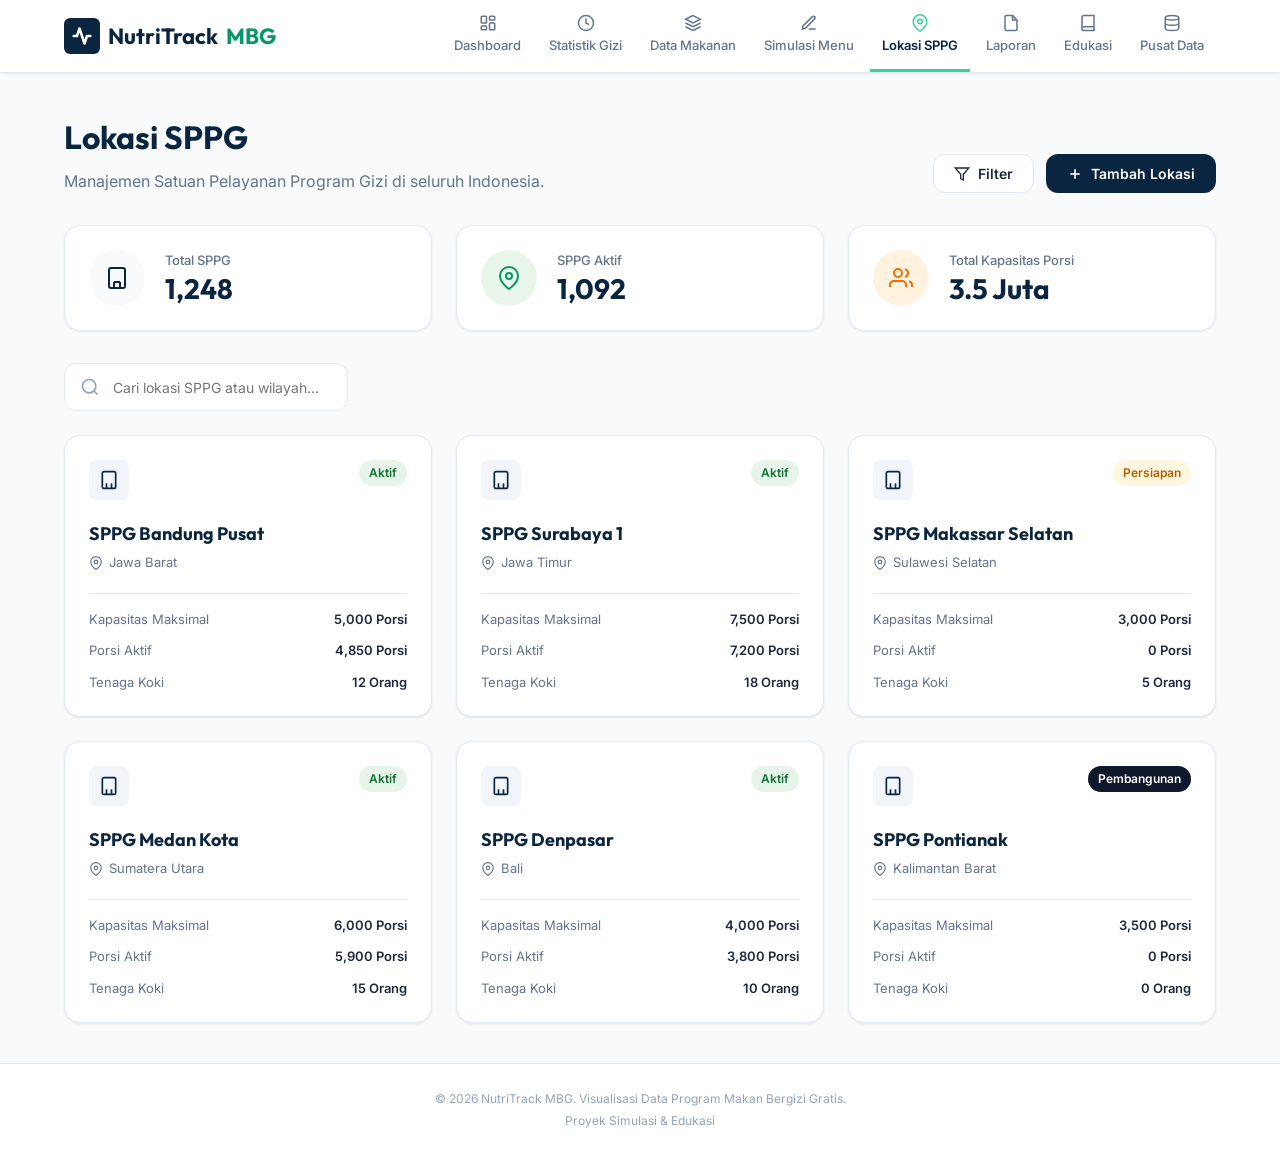
<file: izza/index.html>
<!DOCTYPE html>
<html lang="id">
<head>
  <meta charset="UTF-8">
  <meta name="viewport" content="width=device-width, initial-scale=1.0">
  <title>NutriTrack MBG - Visualisasi Data Program Makan Bergizi Gratis</title>
  <link rel="stylesheet" href="style.css">
</head>
<body>

  <!-- App Header -->
  <header class="app-header">
    <div class="header-container">
      <div class="logo-section">
        <div class="logo-icon">
          <!-- Heartbeat / Wave SVG -->
          <svg width="20" height="20" viewBox="0 0 24 24" fill="none" stroke="currentColor" stroke-width="3" stroke-linecap="round" stroke-linejoin="round">
            <path d="M22 12h-4l-3 9L9 3l-3 9H2"/>
          </svg>
        </div>
        NutriTrack<span>MBG</span>
      </div>

      <!-- Navigation Bar -->
      <nav class="nav-menu">
        <div class="nav-item" data-tab="dashboard">
          <svg viewBox="0 0 24 24" fill="none" stroke="currentColor"><rect x="3" y="3" width="7" height="9" rx="1"/><rect x="14" y="3" width="7" height="5" rx="1"/><rect x="14" y="12" width="7" height="9" rx="1"/><rect x="3" y="16" width="7" height="5" rx="1"/></svg>
          Dashboard
        </div>
        <div class="nav-item" data-tab="statistik">
          <svg viewBox="0 0 24 24" fill="none" stroke="currentColor"><circle cx="12" cy="12" r="10"/><polyline points="12 6 12 12 16 14"/></svg>
          Statistik Gizi
        </div>
        <div class="nav-item" data-tab="makanan">
          <svg viewBox="0 0 24 24" fill="none" stroke="currentColor"><path d="M12 2L2 7l10 5 10-5-10-5zM2 17l10 5 10-5M2 12l10 5 10-5"/></svg>
          Data Makanan
        </div>
        <div class="nav-item" data-tab="simulasi">
          <svg viewBox="0 0 24 24" fill="none" stroke="currentColor"><path d="M12 20h9M16.5 3.5a2.121 2.121 0 0 1 3 3L7 19l-4 1 1-4L16.5 3.5z"/></svg>
          Simulasi Menu
        </div>
        <div class="nav-item active" data-tab="lokasi">
          <svg viewBox="0 0 24 24" fill="none" stroke="currentColor"><path d="M21 10c0 7-9 13-9 13s-9-6-9-13a9 9 0 0 1 18 0z"/><circle cx="12" cy="10" r="3"/></svg>
          Lokasi SPPG
        </div>
        <div class="nav-item" data-tab="laporan">
          <svg viewBox="0 0 24 24" fill="none" stroke="currentColor"><path d="M14 2H6a2 2 0 0 0-2 2v16a2 2 0 0 0 2 2h12a2 2 0 0 0 2-2V8z"/><polyline points="14 2 14 8 20 8"/></svg>
          Laporan
        </div>
        <div class="nav-item" data-tab="edukasi">
          <svg viewBox="0 0 24 24" fill="none" stroke="currentColor"><path d="M4 19.5A2.5 2.5 0 0 1 6.5 17H20M4 4.5A2.5 2.5 0 0 1 6.5 2H20v20H6.5a2.5 2.5 0 0 1-2.5-2.5v-15z"/></svg>
          Edukasi
        </div>
        <div class="nav-item" data-tab="pusatdata">
          <svg viewBox="0 0 24 24" fill="none" stroke="currentColor"><ellipse cx="12" cy="5" rx="9" ry="3"/><path d="M3 5v14c0 1.66 4 3 9 3s9-1.34 9-3V5"/><path d="M3 12c0 1.66 4 3 9 3s9-1.34 9-3"/></svg>
          Pusat Data
        </div>

      </nav>
    </div>
  </header>

  <!-- Main Content Wrapper -->
  <main class="app-main" id="main-container">

    <!-- ============================================ -->
    <!-- VIEW 1: LOKASI SPPG (Default View) -->
    <!-- ============================================ -->
    <div id="view-lokasi" class="view-panel">
      <div class="page-header">
        <div class="page-title-group">
          <h1 class="page-title">Lokasi SPPG</h1>
          <p class="page-subtitle">Manajemen Satuan Pelayanan Program Gizi di seluruh Indonesia.</p>
        </div>
        <div class="page-actions">
          <button class="btn btn-secondary" id="btn-filter-sppg">
            <svg width="16" height="16" viewBox="0 0 24 24" fill="none" stroke="currentColor" stroke-width="2"><polygon points="22 3 2 3 10 12.46 10 19 14 21 14 12.46 22 3"/></svg>
            Filter
          </button>
          <button class="btn btn-primary" id="btn-tambah-lokasi">
            <svg width="16" height="16" viewBox="0 0 24 24" fill="none" stroke="currentColor" stroke-width="2.5"><line x1="12" y1="5" x2="12" y2="19"/><line x1="5" y1="12" x2="19" y2="12"/></svg>
            Tambah Lokasi
          </button>
        </div>
      </div>

      <!-- Summary Stats Row -->
      <div class="summary-grid">
        <div class="summary-card">
          <div class="card-icon-wrapper">
            <!-- Building Icon -->
            <svg viewBox="0 0 24 24" fill="none" stroke="currentColor" stroke-width="2"><rect x="4" y="2" width="16" height="20" rx="2" ry="2"/><line x1="9" y1="22" x2="9" y2="16"/><line x1="15" y1="22" x2="15" y2="16"/><line x1="9" y1="16" x2="15" y2="16"/><path d="M8 6h.01M16 6h.01M8 10h.01M16 10h.01M12 6h.01M12 10h.01"/></svg>
          </div>
          <div class="card-details">
            <span class="card-label">Total SPPG</span>
            <span class="card-value" id="stat-total-sppg">1,248</span>
          </div>
        </div>
        <div class="summary-card">
          <div class="card-icon-wrapper green">
            <!-- Active Location -->
            <svg viewBox="0 0 24 24" fill="none" stroke="currentColor" stroke-width="2"><path d="M21 10c0 7-9 13-9 13s-9-6-9-13a9 9 0 0 1 18 0z"/><circle cx="12" cy="10" r="3"/></svg>
          </div>
          <div class="card-details">
            <span class="card-label">SPPG Aktif</span>
            <span class="card-value" id="stat-aktif-sppg">1,092</span>
          </div>
        </div>
        <div class="summary-card">
          <div class="card-icon-wrapper orange">
            <!-- Capacity / Hand holding heart or bowl -->
            <svg viewBox="0 0 24 24" fill="none" stroke="currentColor" stroke-width="2"><path d="M17 21v-2a4 4 0 0 0-4-4H5a4 4 0 0 0-4 4v2"/><circle cx="9" cy="7" r="4"/><path d="M23 21v-2a4 4 0 0 0-3-3.87"/><path d="M16 3.13a4 4 0 0 1 0 7.75"/></svg>
          </div>
          <div class="card-details">
            <span class="card-label">Total Kapasitas Porsi</span>
            <span class="card-value" id="stat-kapasitas-sppg">3.5 Juta</span>
          </div>
        </div>
      </div>

      <!-- Search Field -->
      <div class="filter-bar">
        <div class="search-wrapper">
          <svg class="search-icon" viewBox="0 0 24 24" fill="none" stroke="currentColor" stroke-width="2"><circle cx="11" cy="11" r="8"/><line x1="21" y1="21" x2="16.65" y2="16.65"/></svg>
          <input type="text" class="search-input" id="search-sppg" placeholder="Cari lokasi SPPG atau wilayah...">
        </div>
      </div>

      <!-- SPPG Cards Grid -->
      <div class="card-grid" id="sppg-grid-container">
        <!-- Rendered dynamically by app.js -->
      </div>
    </div>


    <!-- ============================================ -->
    <!-- VIEW 2: PUSAT LAPORAN -->
    <!-- ============================================ -->
    <div id="view-laporan" class="view-panel" style="display: none;">
      <div class="page-header">
        <div class="page-title-group">
          <h1 class="page-title">Pusat Laporan</h1>
          <p class="page-subtitle">Unduh dan tinjau laporan operasional, gizi, serta evaluasi program.</p>
        </div>
        <div class="page-actions">
          <!-- Dropdown Filter for Category -->
          <button class="btn btn-secondary" id="btn-filter-laporan">
            <svg width="16" height="16" viewBox="0 0 24 24" fill="none" stroke="currentColor" stroke-width="2"><polygon points="22 3 2 3 10 12.46 10 19 14 21 14 12.46 22 3"/></svg>
            Filter
          </button>
          <button class="btn btn-secondary" id="btn-periode-laporan">
            <svg width="16" height="16" viewBox="0 0 24 24" fill="none" stroke="currentColor" stroke-width="2"><rect x="3" y="4" width="18" height="18" rx="2" ry="2"/><line x1="16" y1="2" x2="16" y2="6"/><line x1="8" y1="2" x2="8" y2="6"/><line x1="3" y1="10" x2="21" y2="10"/></svg>
            Periode
          </button>
        </div>
      </div>

      <!-- Report Table Area -->
      <div class="table-container">
        <table class="data-table">
          <thead>
            <tr>
              <th>Judul Dokumen Laporan</th>
              <th>Kategori</th>
              <th>Tanggal Rilis</th>
              <th>Ukuran</th>
              <th>Aksi</th>
            </tr>
          </thead>
          <tbody id="laporan-table-body">
            <!-- Rendered dynamically by app.js -->
          </tbody>
        </table>
      </div>
    </div>


    <!-- ============================================ -->
    <!-- VIEW 3: MODUL EDUKASI & SOP -->
    <!-- ============================================ -->
    <div id="view-edukasi" class="view-panel" style="display: none;">
      <!-- Dark Blue Hero Banner -->
      <div class="edu-banner">
        <div class="edu-banner-text">
          <span class="edu-banner-badge">Pusat Pengetahuan</span>
          <h2 class="edu-banner-title">Modul Edukasi & SOP</h2>
          <p class="edu-banner-desc">Tingkatkan pemahaman Anda tentang standar gizi, kebersihan, dan manajemen operasional program MBG melalui berbagai artikel dan video panduan kami.</p>
        </div>
        <div class="edu-banner-icon">
          <!-- Open Book Icon -->
          <svg viewBox="0 0 24 24" fill="none" stroke="currentColor" stroke-width="1.5"><path d="M4 19.5A2.5 2.5 0 0 1 6.5 17H20M4 4.5A2.5 2.5 0 0 1 6.5 2H20v20H6.5a2.5 2.5 0 0 1-2.5-2.5v-15z"/></svg>
        </div>
      </div>

      <!-- Categories Filter Tabs -->
      <div class="edu-tabs">
        <div class="edu-tab active" data-category="Semua">Semua Modul</div>
        <div class="edu-tab" data-category="Gizi">Panduan Gizi</div>
        <div class="edu-tab" data-category="Operasional">Operasional SPPG</div>
        <div class="edu-tab" data-category="Keamanan">Keamanan Pangan</div>
        <div class="edu-tab" data-category="Video">Video Edukasi</div>
      </div>

      <!-- Edu Cards Grid -->
      <div class="edu-grid" id="edukasi-grid-container">
        <!-- Rendered dynamically by app.js -->
      </div>
    </div>


    <!-- ============================================ -->
    <!-- VIEW 4: PUSAT DATA MASUK -->
    <!-- ============================================ -->
    <div id="view-pusatdata" class="view-panel" style="display: none;">
      <div class="page-header">
        <div class="page-title-group">
          <h1 class="page-title">Pusat Data MASUK</h1>
          <p class="page-subtitle">Area penampungan data mentah sebelum divalidasi dan diimpor ke sistem utama.</p>
        </div>
        <div class="page-actions">
          <button class="btn btn-secondary" id="btn-input-link">
            <svg width="16" height="16" viewBox="0 0 24 24" fill="none" stroke="currentColor" stroke-width="2"><path d="M10 13a5 5 0 0 0 7.54.54l3-3a5 5 0 0 0-7.07-7.07l-1.72 1.71"/><path d="M14 11a5 5 0 0 0-7.54-.54l-3 3a5 5 0 0 0 7.07 7.07l1.71-1.71"/></svg>
            Input Link
          </button>
          <button class="btn btn-green" id="btn-upload-dataset">
            <svg width="16" height="16" viewBox="0 0 24 24" fill="none" stroke="currentColor" stroke-width="2.5"><path d="M21 15v4a2 2 0 0 1-2 2H5a2 2 0 0 1-2-2v-4"/><polyline points="17 8 12 3 7 8"/><line x1="12" y1="3" x2="12" y2="15"/></svg>
            Upload Dataset
          </button>
        </div>
      </div>

      <!-- Summary Stats Row -->
      <div class="pd-summary-grid">
        <!-- Total Masuk: document icon, grey -->
        <div class="pd-summary-card">
          <div class="pd-stat-icon" style="color: #64748b;">
            <svg width="32" height="32" viewBox="0 0 24 24" fill="none" stroke="currentColor" stroke-width="1.8"><path d="M14 2H6a2 2 0 0 0-2 2v16a2 2 0 0 0 2 2h12a2 2 0 0 0 2-2V8z"/><polyline points="14 2 14 8 20 8"/><line x1="16" y1="13" x2="8" y2="13"/><line x1="16" y1="17" x2="8" y2="17"/></svg>
          </div>
          <span class="card-value" id="pd-stat-total">128</span>
          <span class="card-label">Total Masuk</span>
        </div>
        <!-- Menunggu: clock circle, yellow border -->
        <div class="pd-summary-card">
          <div class="pd-stat-icon" style="color: #f59e0b;">
            <svg width="32" height="32" viewBox="0 0 24 24" fill="none" stroke="currentColor" stroke-width="1.8"><circle cx="12" cy="12" r="10"/><polyline points="12 6 12 12 16 14"/></svg>
          </div>
          <span class="card-value" id="pd-stat-menunggu">12</span>
          <span class="card-label">Menunggu</span>
        </div>
        <!-- Data Valid: check circle, green -->
        <div class="pd-summary-card">
          <div class="pd-stat-icon" style="color: #16a34a;">
            <svg width="32" height="32" viewBox="0 0 24 24" fill="none" stroke="currentColor" stroke-width="1.8"><circle cx="12" cy="12" r="10"/><polyline points="9 12 11 14 15 10"/></svg>
          </div>
          <span class="card-value" id="pd-stat-valid">94</span>
          <span class="card-label">Data Valid</span>
        </div>
        <!-- Perlu Perbaikan: alert circle, orange -->
        <div class="pd-summary-card">
          <div class="pd-stat-icon" style="color: #f97316;">
            <svg width="32" height="32" viewBox="0 0 24 24" fill="none" stroke="currentColor" stroke-width="1.8"><circle cx="12" cy="12" r="10"/><line x1="12" y1="8" x2="12" y2="12"/><line x1="12" y1="16" x2="12.01" y2="16"/></svg>
          </div>
          <span class="card-value" id="pd-stat-perbaikan">18</span>
          <span class="card-label">Perlu Perbaikan</span>
        </div>
        <!-- Ditolak: alert circle, red -->
        <div class="pd-summary-card">
          <div class="pd-stat-icon" style="color: #ef4444;">
            <svg width="32" height="32" viewBox="0 0 24 24" fill="none" stroke="currentColor" stroke-width="1.8"><circle cx="12" cy="12" r="10"/><line x1="12" y1="8" x2="12" y2="12"/><line x1="12" y1="16" x2="12.01" y2="16"/></svg>
          </div>
          <span class="card-value" id="pd-stat-ditolak">4</span>
          <span class="card-label">Ditolak</span>
        </div>
      </div>

      <!-- Dataset Queue Section -->
      <div style="background-color: var(--bg-card); border: 1px solid var(--border-color); border-radius: var(--radius-lg); padding: 24px; box-shadow: var(--shadow-sm);">
        <h3 style="font-family: var(--font-heading); font-size: 18px; font-weight: 700; color: var(--primary); margin-bottom: 4px;">Antrean Dataset Masuk</h3>
        <p style="font-size: 13px; color: var(--text-muted); margin-bottom: 24px;">Daftar dataset yang baru diunggah dan status validasinya.</p>
        
        <div class="table-container" style="border: none; box-shadow: none; margin-bottom: 0;">
          <table class="data-table">
            <thead>
              <tr>
                <th>Nama Dataset</th>
                <th>Jenis</th>
                <th>Pengirim</th>
                <th>Tanggal</th>
                <th>Status</th>
                <th>Aksi</th>
              </tr>
            </thead>
            <tbody id="pusatdata-table-body">
              <!-- Rendered dynamically by app.js -->
            </tbody>
          </table>
        </div>
      </div>
    </div>


    <!-- ============================================ -->
    <!-- VIEW 5: OTHER VIEWS PLACEHOLDERS -->
    <!-- ============================================ -->
    <div id="view-dashboard" class="view-panel" style="display: none;">
      <div class="page-header">
        <div class="page-title-group">
          <h1 class="page-title">Dashboard</h1>
          <p class="page-subtitle">Selamat datang di Sistem Visualisasi & Pemantauan Program Nutrisi MBG.</p>
        </div>
      </div>
      
      <div class="dash-grid">
        <div class="dash-chart-card">
          <h3 class="dash-chart-title">Realisasi Distribusi Porsi Makanan (Mei 2026)</h3>
          <div class="bar-chart-mock">
            <div class="chart-bar-group">
              <div class="chart-bar" style="height: 120px;" data-val="120K Porsi"></div>
              <span class="chart-label">Minggu 1</span>
            </div>
            <div class="chart-bar-group">
              <div class="chart-bar" style="height: 150px;" data-val="150K Porsi"></div>
              <span class="chart-label">Minggu 2</span>
            </div>
            <div class="chart-bar-group">
              <div class="chart-bar" style="height: 190px;" data-val="190K Porsi"></div>
              <span class="chart-label">Minggu 3</span>
            </div>
            <div class="chart-bar-group">
              <div class="chart-bar green-bar" style="height: 210px;" data-val="210K Porsi"></div>
              <span class="chart-label">Minggu 4</span>
            </div>
          </div>
          <p style="font-size: 12px; color: var(--text-light); text-align: center;">* Arahkan kursor untuk melihat nilai spesifik mingguan</p>
        </div>
        
        <div style="display: flex; flex-direction: column; gap: 24px;">
          <div class="summary-card" style="margin: 0; width: 100%;">
            <div class="card-icon-wrapper green">
              <svg viewBox="0 0 24 24" fill="none" stroke="currentColor" stroke-width="2"><path d="M12 2L2 7l10 5 10-5-10-5zM2 17l10 5 10-5M2 12l10 5 10-5"/></svg>
            </div>
            <div class="card-details">
              <span class="card-label">Sediaan Porsi Hari Ini</span>
              <span class="card-value">45,280</span>
            </div>
          </div>
          <div class="summary-card" style="margin: 0; width: 100%;">
            <div class="card-icon-wrapper orange">
              <svg viewBox="0 0 24 24" fill="none" stroke="currentColor" stroke-width="2"><circle cx="12" cy="12" r="10"/><path d="M8 14s1.5 2 4 2 4-2 4-2"/><line x1="9" y1="9" x2="9.01" y2="9"/><line x1="15" y1="9" x2="15.01" y2="9"/></svg>
            </div>
            <div class="card-details">
              <span class="card-label">Kepuasan Anak Penerima</span>
              <span class="card-value">98.4%</span>
            </div>
          </div>
        </div>
      </div>
    </div>

    <!-- View: Statistik Gizi -->
    <div id="view-statistik" class="view-panel" style="display: none;">
      <div class="placeholder-view">
        <div class="placeholder-icon">
          <svg viewBox="0 0 24 24" fill="none" stroke="currentColor" stroke-width="2"><line x1="18" y1="20" x2="18" y2="10"/><line x1="12" y1="20" x2="12" y2="4"/><line x1="6" y1="20" x2="6" y2="14"/></svg>
        </div>
        <h2 class="placeholder-title">Visualisasi Statistik Gizi</h2>
        <p class="placeholder-desc">Halaman ini menampilkan grafik capaian kalori, kecukupan protein, vitamin, dan analisis gizi berkala untuk siswa penerima manfaat di seluruh sekolah.</p>
        <button class="btn btn-primary" onclick="alert('Membuka detail statistik lengkap...')">Unduh Laporan Gizi Terpadu</button>
      </div>
    </div>

    <!-- View: Data Makanan -->
    <div id="view-makanan" class="view-panel" style="display: none;">
      <div class="placeholder-view">
        <div class="placeholder-icon">
          <svg viewBox="0 0 24 24" fill="none" stroke="currentColor" stroke-width="2"><path d="M12 2L2 7l10 5 10-5-10-5zM2 17l10 5 10-5M2 12l10 5 10-5"/></svg>
        </div>
        <h2 class="placeholder-title">Database Data Makanan & Nutrisi</h2>
        <p class="placeholder-desc">Kelola dan lihat tabel referensi kandungan kalori, makronutrisi, serta mikronutrisi bahan makanan standar nasional yang digunakan pada dapur SPPG.</p>
        <button class="btn btn-primary" onclick="alert('Mengalihkan ke database bahan makanan...')">Lihat Kamus Bahan Makanan</button>
      </div>
    </div>

    <!-- View: Simulasi Menu -->
    <div id="view-simulasi" class="view-panel" style="display: none;">
      <div class="placeholder-view">
        <div class="placeholder-icon">
          <svg viewBox="0 0 24 24" fill="none" stroke="currentColor" stroke-width="2"><rect x="3" y="3" width="18" height="18" rx="2" ry="2"/><line x1="9" y1="3" x2="9" y2="21"/><line x1="15" y1="3" x2="15" y2="21"/><line x1="3" y1="9" x2="21" y2="9"/><line x1="3" y1="15" x2="21" y2="15"/></svg>
        </div>
        <h2 class="placeholder-title">Simulasi & Kalkulator Menu Sehat</h2>
        <p class="placeholder-desc">Alat kalkulator interaktif untuk menyusun menu makanan harian sesuai standar gizi seimbang yang ditetapkan kementerian kesehatan, lengkap dengan estimasi harga bahan pokok.</p>
        <button class="btn btn-primary" onclick="alert('Memulai simulator menu...')">Buka Simulator Menu</button>
      </div>
    </div>
  </main>

  <!-- App Footer -->
  <footer class="app-footer">
    <p>&copy; 2026 NutriTrack MBG. Visualisasi Data Program Makan Bergizi Gratis.</p>
    <p>Proyek Simulasi & Edukasi</p>
  </footer>

  <!-- ============================================ -->
  <!-- MODAL: TAMBAH LOKASI SPPG -->
  <!-- ============================================ -->
  <div class="modal-backdrop" id="modal-tambah-sppg">
    <div class="modal-container">
      <div class="modal-header">
        <h3 class="modal-title">Tambah Lokasi SPPG Baru</h3>
        <button class="modal-close-btn" id="close-modal-sppg">
          <svg width="20" height="20" viewBox="0 0 24 24" fill="none" stroke="currentColor" stroke-width="2"><line x1="18" y1="6" x2="6" y2="18"/><line x1="6" y1="6" x2="18" y2="18"/></svg>
        </button>
      </div>
      <form id="form-sppg">
        <div class="modal-body">
          <div class="form-group">
            <label class="form-label" for="input-sppg-nama">Nama SPPG</label>
            <input type="text" id="input-sppg-nama" class="form-input" placeholder="Contoh: SPPG Semarang Barat" required>
          </div>
          <div class="form-group">
            <label class="form-label" for="input-sppg-provinsi">Provinsi</label>
            <select id="input-sppg-provinsi" class="form-select" required>
              <option value="">Pilih Provinsi...</option>
              <option value="Jawa Barat">Jawa Barat</option>
              <option value="Jawa Tengah">Jawa Tengah</option>
              <option value="Jawa Timur">Jawa Timur</option>
              <option value="Sulawesi Selatan">Sulawesi Selatan</option>
              <option value="Sumatera Utara">Sumatera Utara</option>
              <option value="Bali">Bali</option>
              <option value="Kalimantan Barat">Kalimantan Barat</option>
            </select>
          </div>
          <div class="form-row">
            <div class="form-group">
              <label class="form-label" for="input-sppg-kapasitas">Kapasitas Maksimal (Porsi)</label>
              <input type="number" id="input-sppg-kapasitas" class="form-input" placeholder="Misal: 5000" min="0" required>
            </div>
            <div class="form-group">
              <label class="form-label" for="input-sppg-aktif">Porsi Aktif saat ini</label>
              <input type="number" id="input-sppg-aktif" class="form-input" placeholder="Misal: 4500" min="0" required>
            </div>
          </div>
          <div class="form-row">
            <div class="form-group">
              <label class="form-label" for="input-sppg-koki">Tenaga Koki (Orang)</label>
              <input type="number" id="input-sppg-koki" class="form-input" placeholder="Misal: 10" min="0" required>
            </div>
            <div class="form-group">
              <label class="form-label" for="input-sppg-status">Status Operasional</label>
              <select id="input-sppg-status" class="form-select" required>
                <option value="Aktif">Aktif</option>
                <option value="Persiapan">Persiapan</option>
                <option value="Pembangunan">Pembangunan</option>
              </select>
            </div>
          </div>
        </div>
        <div class="modal-footer">
          <button type="button" class="btn btn-secondary" id="cancel-modal-sppg">Batal</button>
          <button type="submit" class="btn btn-primary">Simpan Lokasi</button>
        </div>
      </form>
    </div>
  </div>

  <!-- ============================================ -->
  <!-- MODAL: UPLOAD DATASET -->
  <!-- ============================================ -->
  <div class="modal-backdrop" id="modal-upload">
    <div class="modal-container">
      <div class="modal-header">
        <h3 class="modal-title">Upload Dataset Baru</h3>
        <button class="modal-close-btn" id="close-modal-upload">
          <svg width="20" height="20" viewBox="0 0 24 24" fill="none" stroke="currentColor" stroke-width="2"><line x1="18" y1="6" x2="6" y2="18"/><line x1="6" y1="6" x2="18" y2="18"/></svg>
        </button>
      </div>
      <form id="form-upload">
        <div class="modal-body">
          <div class="form-group">
            <label class="form-label" for="upload-jenis">Jenis Data</label>
            <select id="upload-jenis" class="form-select" required>
              <option value="Makanan">Makanan</option>
              <option value="Lokasi SPPG">Lokasi SPPG</option>
              <option value="Standar Gizi">Standar Gizi</option>
              <option value="Data Pangan">Data Pangan</option>
            </select>
          </div>
          <div class="form-group">
            <label class="form-label" for="upload-pengirim">Pengirim / Relawan</label>
            <input type="text" id="upload-pengirim" class="form-input" placeholder="Masukkan nama pengirim..." required>
          </div>
          <div class="form-group">
            <label class="form-label">File Dataset (.xlsx, .csv)</label>
            <div class="drag-drop-zone" id="drag-drop-area">
              <div class="drag-drop-icon">
                <svg viewBox="0 0 24 24" fill="none" stroke="currentColor" stroke-width="2"><path d="M21 15v4a2 2 0 0 1-2 2H5a2 2 0 0 1-2-2v-4"/><polyline points="17 8 12 3 7 8"/><line x1="12" y1="3" x2="12" y2="15"/></svg>
              </div>
              <p class="drag-drop-text" id="drag-drop-filename">Tarik file ke sini atau klik untuk mencari</p>
              <p class="drag-drop-subtext">Hanya file Excel (.xlsx) atau CSV (.csv) maksimum 10MB</p>
              <input type="file" id="file-input" style="display: none;" accept=".xlsx,.csv">
            </div>
          </div>
        </div>
        <div class="modal-footer">
          <button type="button" class="btn btn-secondary" id="cancel-modal-upload">Batal</button>
          <button type="submit" class="btn btn-primary" id="btn-submit-upload" disabled>Unggah Data</button>
        </div>
      </form>
    </div>
  </div>

  <!-- ============================================ -->
  <!-- MODAL: PREVIEW DATASET -->
  <!-- ============================================ -->
  <div class="modal-backdrop" id="modal-preview-dataset">
    <div class="modal-container" style="max-width: 600px;">
      <div class="modal-header">
        <h3 class="modal-title" id="preview-dataset-title">Pratinjau Dataset</h3>
        <button class="modal-close-btn" id="close-modal-preview">
          <svg width="20" height="20" viewBox="0 0 24 24" fill="none" stroke="currentColor" stroke-width="2"><line x1="18" y1="6" x2="6" y2="18"/><line x1="6" y1="6" x2="18" y2="18"/></svg>
        </button>
      </div>
      <div class="modal-body">
        <div style="margin-bottom: 16px; font-size: 13px; color: var(--text-muted);">
          <span style="font-weight: 600; color: var(--text-main);">Pengirim: </span><span id="preview-dataset-sender">-</span> |
          <span style="font-weight: 600; color: var(--text-main);">Tanggal: </span><span id="preview-dataset-date">-</span> |
          <span style="font-weight: 600; color: var(--text-main);">Status: </span><span id="preview-dataset-status">-</span>
        </div>
        <div class="table-container" style="max-height: 250px; overflow-y: auto;">
          <table class="data-table" style="font-size: 12px;">
            <thead>
              <tr id="preview-dataset-headers">
                <!-- Set dynamically -->
              </tr>
            </thead>
            <tbody id="preview-dataset-rows">
              <!-- Set dynamically -->
            </tbody>
          </table>
        </div>
      </div>
      <div class="modal-footer">
        <button type="button" class="btn btn-secondary" id="close-preview-footer">Tutup</button>
        <button type="button" class="btn btn-primary" id="btn-import-from-preview">Impor Data Sekarang</button>
      </div>
    </div>
  </div>

  <!-- Toast Container -->
  <div class="toast-container" id="toast-container"></div>

  <!-- JavaScript -->
  <script src="app.js"></script>
</body>
</html>
</file>
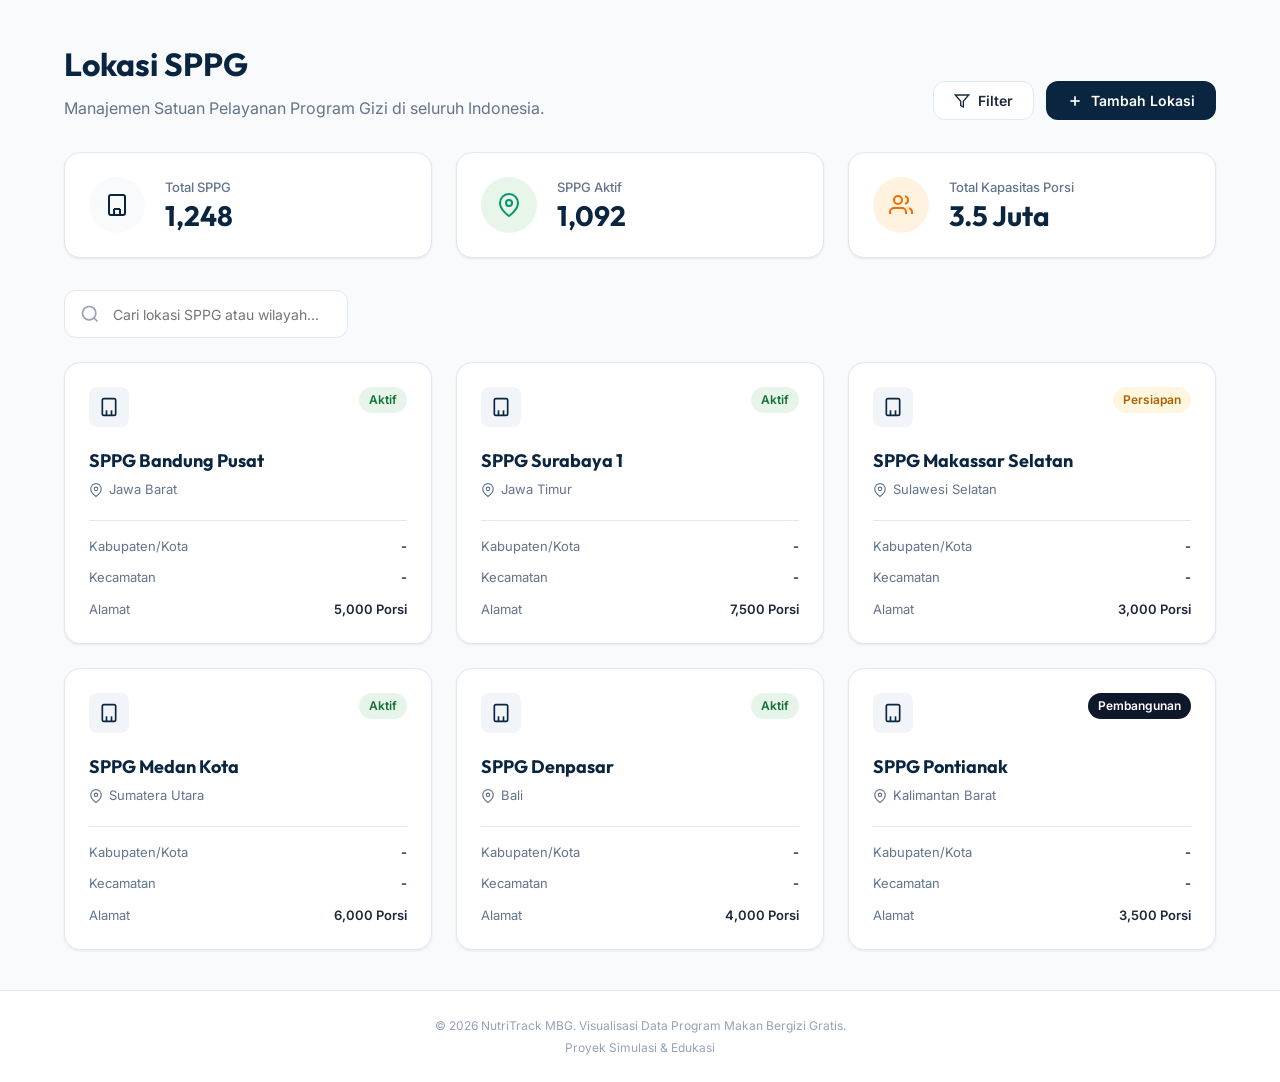
<file: apps/izza/index.html>
<!DOCTYPE html>
<html lang="id">
<head>
  <meta charset="UTF-8">
  <meta name="viewport" content="width=device-width, initial-scale=1.0">
  <title>NutriTrack MBG - Visualisasi Data Program Makan Bergizi Gratis</title>
  <link rel="stylesheet" href="style.css">
</head>
<body>

  <!-- App Header -->
  <header class="app-header">
    <div class="header-container">
      <div class="logo-section">
        <div class="logo-icon">
          <!-- Heartbeat / Wave SVG -->
          <svg width="20" height="20" viewBox="0 0 24 24" fill="none" stroke="currentColor" stroke-width="3" stroke-linecap="round" stroke-linejoin="round">
            <path d="M22 12h-4l-3 9L9 3l-3 9H2"/>
          </svg>
        </div>
        NutriTrack<span>MBG</span>
      </div>

      <!-- Navigation Bar -->
      <nav class="nav-menu">
        <div class="nav-item" data-tab="dashboard">
          <svg viewBox="0 0 24 24" fill="none" stroke="currentColor"><rect x="3" y="3" width="7" height="9" rx="1"/><rect x="14" y="3" width="7" height="5" rx="1"/><rect x="14" y="12" width="7" height="9" rx="1"/><rect x="3" y="16" width="7" height="5" rx="1"/></svg>
          Dashboard
        </div>
        <div class="nav-item" data-tab="statistik">
          <svg viewBox="0 0 24 24" fill="none" stroke="currentColor"><circle cx="12" cy="12" r="10"/><polyline points="12 6 12 12 16 14"/></svg>
          Statistik Gizi
        </div>
        <div class="nav-item" data-tab="makanan">
          <svg viewBox="0 0 24 24" fill="none" stroke="currentColor"><path d="M12 2L2 7l10 5 10-5-10-5zM2 17l10 5 10-5M2 12l10 5 10-5"/></svg>
          Data Makanan
        </div>
        <div class="nav-item" data-tab="simulasi">
          <svg viewBox="0 0 24 24" fill="none" stroke="currentColor"><path d="M12 20h9M16.5 3.5a2.121 2.121 0 0 1 3 3L7 19l-4 1 1-4L16.5 3.5z"/></svg>
          Simulasi Menu
        </div>
        <div class="nav-item active" data-tab="lokasi">
          <svg viewBox="0 0 24 24" fill="none" stroke="currentColor"><path d="M21 10c0 7-9 13-9 13s-9-6-9-13a9 9 0 0 1 18 0z"/><circle cx="12" cy="10" r="3"/></svg>
          Lokasi SPPG
        </div>
        <div class="nav-item" data-tab="laporan">
          <svg viewBox="0 0 24 24" fill="none" stroke="currentColor"><path d="M14 2H6a2 2 0 0 0-2 2v16a2 2 0 0 0 2 2h12a2 2 0 0 0 2-2V8z"/><polyline points="14 2 14 8 20 8"/></svg>
          Laporan
        </div>
        <div class="nav-item" data-tab="edukasi">
          <svg viewBox="0 0 24 24" fill="none" stroke="currentColor"><path d="M4 19.5A2.5 2.5 0 0 1 6.5 17H20M4 4.5A2.5 2.5 0 0 1 6.5 2H20v20H6.5a2.5 2.5 0 0 1-2.5-2.5v-15z"/></svg>
          Edukasi
        </div>
        <div class="nav-item" data-tab="pusatdata">
          <svg viewBox="0 0 24 24" fill="none" stroke="currentColor"><ellipse cx="12" cy="5" rx="9" ry="3"/><path d="M3 5v14c0 1.66 4 3 9 3s9-1.34 9-3V5"/><path d="M3 12c0 1.66 4 3 9 3s9-1.34 9-3"/></svg>
          Pusat Data
        </div>

      </nav>
    </div>
  </header>

  <!-- Main Content Wrapper -->
  <main class="app-main" id="main-container">

    <!-- ============================================ -->
    <!-- VIEW 1: LOKASI SPPG (Default View) -->
    <!-- ============================================ -->
    <div id="view-lokasi" class="view-panel">
      <div class="page-header">
        <div class="page-title-group">
          <h1 class="page-title">Lokasi SPPG</h1>
          <p class="page-subtitle">Manajemen Satuan Pelayanan Program Gizi di seluruh Indonesia.</p>
        </div>
        <div class="page-actions">
          <button class="btn btn-secondary" id="btn-filter-sppg">
            <svg width="16" height="16" viewBox="0 0 24 24" fill="none" stroke="currentColor" stroke-width="2"><polygon points="22 3 2 3 10 12.46 10 19 14 21 14 12.46 22 3"/></svg>
            Filter
          </button>
          <button class="btn btn-primary" id="btn-tambah-lokasi">
            <svg width="16" height="16" viewBox="0 0 24 24" fill="none" stroke="currentColor" stroke-width="2.5"><line x1="12" y1="5" x2="12" y2="19"/><line x1="5" y1="12" x2="19" y2="12"/></svg>
            Tambah Lokasi
          </button>
        </div>
      </div>

      <!-- Summary Stats Row -->
      <div class="summary-grid">
        <div class="summary-card">
          <div class="card-icon-wrapper">
            <!-- Building Icon -->
            <svg viewBox="0 0 24 24" fill="none" stroke="currentColor" stroke-width="2"><rect x="4" y="2" width="16" height="20" rx="2" ry="2"/><line x1="9" y1="22" x2="9" y2="16"/><line x1="15" y1="22" x2="15" y2="16"/><line x1="9" y1="16" x2="15" y2="16"/><path d="M8 6h.01M16 6h.01M8 10h.01M16 10h.01M12 6h.01M12 10h.01"/></svg>
          </div>
          <div class="card-details">
            <span class="card-label">Total SPPG</span>
            <span class="card-value" id="stat-total-sppg">1,248</span>
          </div>
        </div>
        <div class="summary-card">
          <div class="card-icon-wrapper green">
            <!-- Active Location -->
            <svg viewBox="0 0 24 24" fill="none" stroke="currentColor" stroke-width="2"><path d="M21 10c0 7-9 13-9 13s-9-6-9-13a9 9 0 0 1 18 0z"/><circle cx="12" cy="10" r="3"/></svg>
          </div>
          <div class="card-details">
            <span class="card-label">SPPG Aktif</span>
            <span class="card-value" id="stat-aktif-sppg">1,092</span>
          </div>
        </div>
        <div class="summary-card">
          <div class="card-icon-wrapper orange">
            <!-- Capacity / Hand holding heart or bowl -->
            <svg viewBox="0 0 24 24" fill="none" stroke="currentColor" stroke-width="2"><path d="M17 21v-2a4 4 0 0 0-4-4H5a4 4 0 0 0-4 4v2"/><circle cx="9" cy="7" r="4"/><path d="M23 21v-2a4 4 0 0 0-3-3.87"/><path d="M16 3.13a4 4 0 0 1 0 7.75"/></svg>
          </div>
          <div class="card-details">
            <span class="card-label">Total Kapasitas Porsi</span>
            <span class="card-value" id="stat-kapasitas-sppg">3.5 Juta</span>
          </div>
        </div>
      </div>

      <!-- Search Field -->
      <div class="filter-bar">
        <div class="search-wrapper">
          <svg class="search-icon" viewBox="0 0 24 24" fill="none" stroke="currentColor" stroke-width="2"><circle cx="11" cy="11" r="8"/><line x1="21" y1="21" x2="16.65" y2="16.65"/></svg>
          <input type="text" class="search-input" id="search-sppg" placeholder="Cari lokasi SPPG atau wilayah...">
        </div>
      </div>

      <!-- SPPG Cards Grid -->
      <div class="card-grid" id="sppg-grid-container">
        <!-- Rendered dynamically by app.js -->
      </div>
    </div>


    <!-- ============================================ -->
    <!-- VIEW 2: PUSAT LAPORAN -->
    <!-- ============================================ -->
    <div id="view-laporan" class="view-panel" style="display: none;">
      <div class="page-header">
        <div class="page-title-group">
          <h1 class="page-title">Pusat Laporan</h1>
          <p class="page-subtitle">Unduh dan tinjau laporan operasional, gizi, serta evaluasi program.</p>
        </div>
        <div class="page-actions">
          <!-- Dropdown Filter for Category -->
          <button class="btn btn-secondary" id="btn-filter-laporan">
            <svg width="16" height="16" viewBox="0 0 24 24" fill="none" stroke="currentColor" stroke-width="2"><polygon points="22 3 2 3 10 12.46 10 19 14 21 14 12.46 22 3"/></svg>
            Filter
          </button>
          <button class="btn btn-secondary" id="btn-periode-laporan">
            <svg width="16" height="16" viewBox="0 0 24 24" fill="none" stroke="currentColor" stroke-width="2"><rect x="3" y="4" width="18" height="18" rx="2" ry="2"/><line x1="16" y1="2" x2="16" y2="6"/><line x1="8" y1="2" x2="8" y2="6"/><line x1="3" y1="10" x2="21" y2="10"/></svg>
            Periode
          </button>
        </div>
      </div>

      <!-- Report Table Area -->
      <div class="table-container">
        <table class="data-table">
          <thead>
            <tr>
              <th>Judul Dokumen Laporan</th>
              <th>Kategori</th>
              <th>Tanggal Rilis</th>
              <th>Ukuran</th>
              <th>Aksi</th>
            </tr>
          </thead>
          <tbody id="laporan-table-body">
            <!-- Rendered dynamically by app.js -->
          </tbody>
        </table>
      </div>
    </div>


    <!-- ============================================ -->
    <!-- VIEW 3: MODUL EDUKASI & SOP -->
    <!-- ============================================ -->
    <div id="view-edukasi" class="view-panel" style="display: none;">
      <!-- Dark Blue Hero Banner -->
      <div class="edu-banner">
        <div class="edu-banner-text">
          <span class="edu-banner-badge">Pusat Pengetahuan</span>
          <h2 class="edu-banner-title">Modul Edukasi & SOP</h2>
          <p class="edu-banner-desc">Tingkatkan pemahaman Anda tentang standar gizi, kebersihan, dan manajemen operasional program MBG melalui berbagai artikel dan video panduan kami.</p>
        </div>
        <div class="edu-banner-icon">
          <!-- Open Book Icon -->
          <svg viewBox="0 0 24 24" fill="none" stroke="currentColor" stroke-width="1.5"><path d="M4 19.5A2.5 2.5 0 0 1 6.5 17H20M4 4.5A2.5 2.5 0 0 1 6.5 2H20v20H6.5a2.5 2.5 0 0 1-2.5-2.5v-15z"/></svg>
        </div>
      </div>

      <!-- Categories Filter Tabs -->
      <div class="edu-tabs">
        <div class="edu-tab active" data-category="Semua">Semua Modul</div>
        <div class="edu-tab" data-category="Gizi">Panduan Gizi</div>
        <div class="edu-tab" data-category="Operasional">Operasional SPPG</div>
        <div class="edu-tab" data-category="Keamanan">Keamanan Pangan</div>
        <div class="edu-tab" data-category="Video">Video Edukasi</div>
      </div>

      <!-- Edu Cards Grid -->
      <div class="edu-grid" id="edukasi-grid-container">
        <!-- Rendered dynamically by app.js -->
      </div>
    </div>


    <!-- ============================================ -->
    <!-- VIEW 4: PUSAT DATA MASUK -->
    <!-- ============================================ -->
    <div id="view-pusatdata" class="view-panel" style="display: none;">
      <div class="page-header">
        <div class="page-title-group">
          <h1 class="page-title">Pusat Data MASUK</h1>
          <p class="page-subtitle">Area penampungan data mentah sebelum divalidasi dan diimpor ke sistem utama.</p>
        </div>
        <div class="page-actions">
          <button class="btn btn-secondary" id="btn-input-link">
            <svg width="16" height="16" viewBox="0 0 24 24" fill="none" stroke="currentColor" stroke-width="2"><path d="M10 13a5 5 0 0 0 7.54.54l3-3a5 5 0 0 0-7.07-7.07l-1.72 1.71"/><path d="M14 11a5 5 0 0 0-7.54-.54l-3 3a5 5 0 0 0 7.07 7.07l1.71-1.71"/></svg>
            Input Link
          </button>
          <button class="btn btn-green" id="btn-upload-dataset">
            <svg width="16" height="16" viewBox="0 0 24 24" fill="none" stroke="currentColor" stroke-width="2.5"><path d="M21 15v4a2 2 0 0 1-2 2H5a2 2 0 0 1-2-2v-4"/><polyline points="17 8 12 3 7 8"/><line x1="12" y1="3" x2="12" y2="15"/></svg>
            Upload Dataset
          </button>
        </div>
      </div>

      <!-- Summary Stats Row -->
      <div class="pd-summary-grid">
        <!-- Total Masuk: document icon, grey -->
        <div class="pd-summary-card">
          <div class="pd-stat-icon" style="color: #64748b;">
            <svg width="32" height="32" viewBox="0 0 24 24" fill="none" stroke="currentColor" stroke-width="1.8"><path d="M14 2H6a2 2 0 0 0-2 2v16a2 2 0 0 0 2 2h12a2 2 0 0 0 2-2V8z"/><polyline points="14 2 14 8 20 8"/><line x1="16" y1="13" x2="8" y2="13"/><line x1="16" y1="17" x2="8" y2="17"/></svg>
          </div>
          <span class="card-value" id="pd-stat-total">128</span>
          <span class="card-label">Total Masuk</span>
        </div>
        <!-- Menunggu: clock circle, yellow border -->
        <div class="pd-summary-card">
          <div class="pd-stat-icon" style="color: #f59e0b;">
            <svg width="32" height="32" viewBox="0 0 24 24" fill="none" stroke="currentColor" stroke-width="1.8"><circle cx="12" cy="12" r="10"/><polyline points="12 6 12 12 16 14"/></svg>
          </div>
          <span class="card-value" id="pd-stat-menunggu">12</span>
          <span class="card-label">Menunggu</span>
        </div>
        <!-- Data Valid: check circle, green -->
        <div class="pd-summary-card">
          <div class="pd-stat-icon" style="color: #16a34a;">
            <svg width="32" height="32" viewBox="0 0 24 24" fill="none" stroke="currentColor" stroke-width="1.8"><circle cx="12" cy="12" r="10"/><polyline points="9 12 11 14 15 10"/></svg>
          </div>
          <span class="card-value" id="pd-stat-valid">94</span>
          <span class="card-label">Data Valid</span>
        </div>
        <!-- Perlu Perbaikan: alert circle, orange -->
        <div class="pd-summary-card">
          <div class="pd-stat-icon" style="color: #f97316;">
            <svg width="32" height="32" viewBox="0 0 24 24" fill="none" stroke="currentColor" stroke-width="1.8"><circle cx="12" cy="12" r="10"/><line x1="12" y1="8" x2="12" y2="12"/><line x1="12" y1="16" x2="12.01" y2="16"/></svg>
          </div>
          <span class="card-value" id="pd-stat-perbaikan">18</span>
          <span class="card-label">Perlu Perbaikan</span>
        </div>
        <!-- Ditolak: alert circle, red -->
        <div class="pd-summary-card">
          <div class="pd-stat-icon" style="color: #ef4444;">
            <svg width="32" height="32" viewBox="0 0 24 24" fill="none" stroke="currentColor" stroke-width="1.8"><circle cx="12" cy="12" r="10"/><line x1="12" y1="8" x2="12" y2="12"/><line x1="12" y1="16" x2="12.01" y2="16"/></svg>
          </div>
          <span class="card-value" id="pd-stat-ditolak">4</span>
          <span class="card-label">Ditolak</span>
        </div>
      </div>

      <!-- Dataset Queue Section -->
      <div style="background-color: var(--bg-card); border: 1px solid var(--border-color); border-radius: var(--radius-lg); padding: 24px; box-shadow: var(--shadow-sm);">
        <h3 style="font-family: var(--font-heading); font-size: 18px; font-weight: 700; color: var(--primary); margin-bottom: 4px;">Antrean Dataset Masuk</h3>
        <p style="font-size: 13px; color: var(--text-muted); margin-bottom: 24px;">Daftar dataset yang baru diunggah dan status validasinya.</p>
        
        <div class="table-container" style="border: none; box-shadow: none; margin-bottom: 0;">
          <table class="data-table">
            <thead>
              <tr>
                <th>Nama Dataset</th>
                <th>Jenis</th>
                <th>Pengirim</th>
                <th>Tanggal</th>
                <th>Status</th>
                <th>Aksi</th>
              </tr>
            </thead>
            <tbody id="pusatdata-table-body">
              <!-- Rendered dynamically by app.js -->
            </tbody>
          </table>
        </div>
      </div>
    </div>


    <!-- ============================================ -->
    <!-- VIEW 5: OTHER VIEWS PLACEHOLDERS -->
    <!-- ============================================ -->
    <div id="view-dashboard" class="view-panel" style="display: none;">
      <div class="page-header">
        <div class="page-title-group">
          <h1 class="page-title">Dashboard</h1>
          <p class="page-subtitle">Selamat datang di Sistem Visualisasi & Pemantauan Program Nutrisi MBG.</p>
        </div>
      </div>
      
      <div class="dash-grid">
        <div class="dash-chart-card">
          <h3 class="dash-chart-title">Realisasi Distribusi Porsi Makanan (Mei 2026)</h3>
          <div class="bar-chart-mock">
            <div class="chart-bar-group">
              <div class="chart-bar" style="height: 120px;" data-val="120K Porsi"></div>
              <span class="chart-label">Minggu 1</span>
            </div>
            <div class="chart-bar-group">
              <div class="chart-bar" style="height: 150px;" data-val="150K Porsi"></div>
              <span class="chart-label">Minggu 2</span>
            </div>
            <div class="chart-bar-group">
              <div class="chart-bar" style="height: 190px;" data-val="190K Porsi"></div>
              <span class="chart-label">Minggu 3</span>
            </div>
            <div class="chart-bar-group">
              <div class="chart-bar green-bar" style="height: 210px;" data-val="210K Porsi"></div>
              <span class="chart-label">Minggu 4</span>
            </div>
          </div>
          <p style="font-size: 12px; color: var(--text-light); text-align: center;">* Arahkan kursor untuk melihat nilai spesifik mingguan</p>
        </div>
        
        <div style="display: flex; flex-direction: column; gap: 24px;">
          <div class="summary-card" style="margin: 0; width: 100%;">
            <div class="card-icon-wrapper green">
              <svg viewBox="0 0 24 24" fill="none" stroke="currentColor" stroke-width="2"><path d="M12 2L2 7l10 5 10-5-10-5zM2 17l10 5 10-5M2 12l10 5 10-5"/></svg>
            </div>
            <div class="card-details">
              <span class="card-label">Sediaan Porsi Hari Ini</span>
              <span class="card-value">45,280</span>
            </div>
          </div>
          <div class="summary-card" style="margin: 0; width: 100%;">
            <div class="card-icon-wrapper orange">
              <svg viewBox="0 0 24 24" fill="none" stroke="currentColor" stroke-width="2"><circle cx="12" cy="12" r="10"/><path d="M8 14s1.5 2 4 2 4-2 4-2"/><line x1="9" y1="9" x2="9.01" y2="9"/><line x1="15" y1="9" x2="15.01" y2="9"/></svg>
            </div>
            <div class="card-details">
              <span class="card-label">Kepuasan Anak Penerima</span>
              <span class="card-value">98.4%</span>
            </div>
          </div>
        </div>
      </div>
    </div>

    <!-- View: Statistik Gizi -->
    <div id="view-statistik" class="view-panel" style="display: none;">
      <div class="placeholder-view">
        <div class="placeholder-icon">
          <svg viewBox="0 0 24 24" fill="none" stroke="currentColor" stroke-width="2"><line x1="18" y1="20" x2="18" y2="10"/><line x1="12" y1="20" x2="12" y2="4"/><line x1="6" y1="20" x2="6" y2="14"/></svg>
        </div>
        <h2 class="placeholder-title">Visualisasi Statistik Gizi</h2>
        <p class="placeholder-desc">Halaman ini menampilkan grafik capaian kalori, kecukupan protein, vitamin, dan analisis gizi berkala untuk siswa penerima manfaat di seluruh sekolah.</p>
        <button class="btn btn-primary" onclick="alert('Membuka detail statistik lengkap...')">Unduh Laporan Gizi Terpadu</button>
      </div>
    </div>

    <!-- View: Data Makanan -->
    <div id="view-makanan" class="view-panel" style="display: none;">
      <div class="placeholder-view">
        <div class="placeholder-icon">
          <svg viewBox="0 0 24 24" fill="none" stroke="currentColor" stroke-width="2"><path d="M12 2L2 7l10 5 10-5-10-5zM2 17l10 5 10-5M2 12l10 5 10-5"/></svg>
        </div>
        <h2 class="placeholder-title">Database Data Makanan & Nutrisi</h2>
        <p class="placeholder-desc">Kelola dan lihat tabel referensi kandungan kalori, makronutrisi, serta mikronutrisi bahan makanan standar nasional yang digunakan pada dapur SPPG.</p>
        <button class="btn btn-primary" onclick="alert('Mengalihkan ke database bahan makanan...')">Lihat Kamus Bahan Makanan</button>
      </div>
    </div>

    <!-- View: Simulasi Menu -->
    <div id="view-simulasi" class="view-panel" style="display: none;">
      <div class="placeholder-view">
        <div class="placeholder-icon">
          <svg viewBox="0 0 24 24" fill="none" stroke="currentColor" stroke-width="2"><rect x="3" y="3" width="18" height="18" rx="2" ry="2"/><line x1="9" y1="3" x2="9" y2="21"/><line x1="15" y1="3" x2="15" y2="21"/><line x1="3" y1="9" x2="21" y2="9"/><line x1="3" y1="15" x2="21" y2="15"/></svg>
        </div>
        <h2 class="placeholder-title">Simulasi & Kalkulator Menu Sehat</h2>
        <p class="placeholder-desc">Alat kalkulator interaktif untuk menyusun menu makanan harian sesuai standar gizi seimbang yang ditetapkan kementerian kesehatan, lengkap dengan estimasi harga bahan pokok.</p>
        <button class="btn btn-primary" onclick="alert('Memulai simulator menu...')">Buka Simulator Menu</button>
      </div>
    </div>
  </main>

  <!-- App Footer -->
  <footer class="app-footer">
    <p>&copy; 2026 NutriTrack MBG. Visualisasi Data Program Makan Bergizi Gratis.</p>
    <p>Proyek Simulasi & Edukasi</p>
  </footer>

  <!-- ============================================ -->
  <!-- MODAL: TAMBAH LOKASI SPPG -->
  <!-- ============================================ -->
  <div class="modal-backdrop" id="modal-tambah-sppg">
    <div class="modal-container">
      <div class="modal-header">
        <h3 class="modal-title">Tambah Lokasi SPPG Baru</h3>
        <button class="modal-close-btn" id="close-modal-sppg">
          <svg width="20" height="20" viewBox="0 0 24 24" fill="none" stroke="currentColor" stroke-width="2"><line x1="18" y1="6" x2="6" y2="18"/><line x1="6" y1="6" x2="18" y2="18"/></svg>
        </button>
      </div>
      <form id="form-sppg">
        <div class="modal-body">
          <div class="form-group">
            <label class="form-label" for="input-sppg-nama">Nama SPPG</label>
            <input type="text" id="input-sppg-nama" class="form-input" placeholder="Contoh: SPPG Semarang Barat" required>
          </div>
          <div class="form-group">
            <label class="form-label" for="input-sppg-provinsi">Provinsi</label>
            <select id="input-sppg-provinsi" class="form-select" required>
              <option value="">Pilih Provinsi...</option>
              <option value="Jawa Barat">Jawa Barat</option>
              <option value="Jawa Tengah">Jawa Tengah</option>
              <option value="Jawa Timur">Jawa Timur</option>
              <option value="Sulawesi Selatan">Sulawesi Selatan</option>
              <option value="Sumatera Utara">Sumatera Utara</option>
              <option value="Bali">Bali</option>
              <option value="Kalimantan Barat">Kalimantan Barat</option>
            </select>
          </div>
          <div class="form-row">
            <div class="form-group">
              <label class="form-label" for="input-sppg-kapasitas">Kapasitas Maksimal (Porsi)</label>
              <input type="number" id="input-sppg-kapasitas" class="form-input" placeholder="Misal: 5000" min="0" required>
            </div>
            <div class="form-group">
              <label class="form-label" for="input-sppg-aktif">Porsi Aktif saat ini</label>
              <input type="number" id="input-sppg-aktif" class="form-input" placeholder="Misal: 4500" min="0" required>
            </div>
          </div>
          <div class="form-row">
            <div class="form-group">
              <label class="form-label" for="input-sppg-koki">Tenaga Koki (Orang)</label>
              <input type="number" id="input-sppg-koki" class="form-input" placeholder="Misal: 10" min="0" required>
            </div>
            <div class="form-group">
              <label class="form-label" for="input-sppg-status">Status Operasional</label>
              <select id="input-sppg-status" class="form-select" required>
                <option value="Aktif">Aktif</option>
                <option value="Persiapan">Persiapan</option>
                <option value="Pembangunan">Pembangunan</option>
              </select>
            </div>
          </div>
        </div>
        <div class="modal-footer">
          <button type="button" class="btn btn-secondary" id="cancel-modal-sppg">Batal</button>
          <button type="submit" class="btn btn-primary">Simpan Lokasi</button>
        </div>
      </form>
    </div>
  </div>

  <!-- ============================================ -->
  <!-- MODAL: UPLOAD DATASET -->
  <!-- ============================================ -->
  <div class="modal-backdrop" id="modal-upload">
    <div class="modal-container">
      <div class="modal-header">
        <h3 class="modal-title">Upload Dataset Baru</h3>
        <button class="modal-close-btn" id="close-modal-upload">
          <svg width="20" height="20" viewBox="0 0 24 24" fill="none" stroke="currentColor" stroke-width="2"><line x1="18" y1="6" x2="6" y2="18"/><line x1="6" y1="6" x2="18" y2="18"/></svg>
        </button>
      </div>
      <form id="form-upload">
        <div class="modal-body">
          <div class="form-group">
            <label class="form-label" for="upload-jenis">Jenis Data</label>
            <select id="upload-jenis" class="form-select" required>
              <option value="Makanan">Makanan</option>
              <option value="Lokasi SPPG">Lokasi SPPG</option>
              <option value="Standar Gizi">Standar Gizi</option>
              <option value="Data Pangan">Data Pangan</option>
            </select>
          </div>
          <div class="form-group">
            <label class="form-label" for="upload-pengirim">Pengirim / Relawan</label>
            <input type="text" id="upload-pengirim" class="form-input" placeholder="Masukkan nama pengirim..." required>
          </div>
          <div class="form-group">
            <label class="form-label">File Dataset (.xlsx, .csv)</label>
            <div class="drag-drop-zone" id="drag-drop-area">
              <div class="drag-drop-icon">
                <svg viewBox="0 0 24 24" fill="none" stroke="currentColor" stroke-width="2"><path d="M21 15v4a2 2 0 0 1-2 2H5a2 2 0 0 1-2-2v-4"/><polyline points="17 8 12 3 7 8"/><line x1="12" y1="3" x2="12" y2="15"/></svg>
              </div>
              <p class="drag-drop-text" id="drag-drop-filename">Tarik file ke sini atau klik untuk mencari</p>
              <p class="drag-drop-subtext">Hanya file Excel (.xlsx) atau CSV (.csv) maksimum 10MB</p>
              <input type="file" id="file-input" style="display: none;" accept=".xlsx,.csv">
            </div>
          </div>
        </div>
        <div class="modal-footer">
          <button type="button" class="btn btn-secondary" id="cancel-modal-upload">Batal</button>
          <button type="submit" class="btn btn-primary" id="btn-submit-upload" disabled>Unggah Data</button>
        </div>
      </form>
    </div>
  </div>

  <!-- ============================================ -->
  <!-- MODAL: PREVIEW DATASET -->
  <!-- ============================================ -->
  <div class="modal-backdrop" id="modal-preview-dataset">
    <div class="modal-container" style="max-width: 600px;">
      <div class="modal-header">
        <h3 class="modal-title" id="preview-dataset-title">Pratinjau Dataset</h3>
        <button class="modal-close-btn" id="close-modal-preview">
          <svg width="20" height="20" viewBox="0 0 24 24" fill="none" stroke="currentColor" stroke-width="2"><line x1="18" y1="6" x2="6" y2="18"/><line x1="6" y1="6" x2="18" y2="18"/></svg>
        </button>
      </div>
      <div class="modal-body">
        <div style="margin-bottom: 16px; font-size: 13px; color: var(--text-muted);">
          <span style="font-weight: 600; color: var(--text-main);">Pengirim: </span><span id="preview-dataset-sender">-</span> |
          <span style="font-weight: 600; color: var(--text-main);">Tanggal: </span><span id="preview-dataset-date">-</span> |
          <span style="font-weight: 600; color: var(--text-main);">Status: </span><span id="preview-dataset-status">-</span>
        </div>
        <div class="table-container" style="max-height: 250px; overflow-y: auto;">
          <table class="data-table" style="font-size: 12px;">
            <thead>
              <tr id="preview-dataset-headers">
                <!-- Set dynamically -->
              </tr>
            </thead>
            <tbody id="preview-dataset-rows">
              <!-- Set dynamically -->
            </tbody>
          </table>
        </div>
      </div>
      <div class="modal-footer">
        <button type="button" class="btn btn-secondary" id="close-preview-footer">Tutup</button>
        <button type="button" class="btn btn-primary" id="btn-import-from-preview">Impor Data Sekarang</button>
      </div>
    </div>
  </div>

  <!-- Toast Container -->
  <div class="toast-container" id="toast-container"></div>

  <!-- Sembunyikan header sendiri (menu disediakan halaman induk) -->
  <style>.app-header{display:none !important;}</style>

  <!-- JavaScript: 1) ambil data SPPG dari API  2) muat app.js setelah data siap -->
  <script src="bootstrap.js"></script>
  <script>
    NT_loadIzza().then(function () {
      var s = document.createElement('script');
      s.src = 'app.js';
      s.onload = function () {
        document.dispatchEvent(new Event('DOMContentLoaded'));
        function go() {
          var tab = (location.hash || '#lokasi').replace('#', '');
          var el = document.querySelector('.nav-item[data-tab="' + tab + '"]');
          if (el) el.click();
        }
        go();
        window.addEventListener('hashchange', go);
      };
      document.body.appendChild(s);
    });
  </script>
</body>
</html>
</file>
<file: izza/style.css>
/* style.css - Design system and layout styles for NutriTrack MBG */

@import url('https://fonts.googleapis.com/css2?family=Inter:wght@300;400;500;600;700&family=Outfit:wght@400;500;600;700;800&display=swap');

:root {
  /* Colors */
  --primary: #0a2540;
  --primary-light: #1e3a5f;
  --accent-green: #34d399; /* Green tone from screenshot */
  --accent-green-hover: #059669;
  --accent-green-rgb: 52, 211, 153;
  --accent-blue: #0b57d0;
  --bg-main: #f8fafc;
  --bg-card: #ffffff;
  --text-main: #1e293b;
  --text-muted: #64748b;
  --text-light: #94a3b8;
  --border-color: #e2e8f0;
  --input-focus: rgba(11, 87, 208, 0.15);
  
  /* Status Colors */
  --status-active-bg: #e6f4ea;
  --status-active-text: #137333;
  --status-prep-bg: #fef7e0;
  --status-prep-text: #b06000;
  --status-build-bg: #e8f0fe;
  --status-build-text: #1a73e8;
  --status-build-badge-bg: #0f172a; /* Pontianak uses dark dark blue/black badge in screenshot */
  --status-build-badge-text: #ffffff;
  --status-rejected-bg: #fce8e6;
  --status-rejected-text: #c5221f;

  /* Typography */
  --font-heading: 'Outfit', 'Inter', sans-serif;
  --font-body: 'Inter', sans-serif;

  /* Shadows & Radius */
  --shadow-sm: 0 1px 3px rgba(0, 0, 0, 0.05), 0 1px 2px rgba(0, 0, 0, 0.03);
  --shadow-md: 0 4px 6px -1px rgba(0, 0, 0, 0.05), 0 2px 4px -1px rgba(0, 0, 0, 0.03);
  --shadow-lg: 0 10px 15px -3px rgba(10, 37, 64, 0.05), 0 4px 6px -2px rgba(10, 37, 64, 0.03);
  --shadow-premium: 0 20px 25px -5px rgba(10, 37, 64, 0.08), 0 10px 10px -5px rgba(10, 37, 64, 0.03);
  --radius-sm: 6px;
  --radius-md: 12px;
  --radius-lg: 16px;
  --radius-xl: 24px;
  
  /* Transitions */
  --transition-fast: 0.15s ease;
  --transition-normal: 0.25s cubic-bezier(0.4, 0, 0.2, 1);
}

/* Reset */
* {
  box-sizing: border-box;
  margin: 0;
  padding: 0;
  -webkit-font-smoothing: antialiased;
  -moz-osx-font-smoothing: grayscale;
}

body {
  font-family: var(--font-body);
  background-color: var(--bg-main);
  color: var(--text-main);
  line-height: 1.5;
  display: flex;
  flex-direction: column;
  min-height: 100vh;
}

a {
  text-decoration: none;
  color: inherit;
}

button, input, select, textarea {
  font-family: inherit;
  font-size: inherit;
}

/* Layout App Shell */
.app-header {
  background-color: var(--bg-card);
  border-bottom: 1px solid var(--border-color);
  position: sticky;
  top: 0;
  z-index: 100;
  box-shadow: var(--shadow-sm);
}

.header-container {
  max-width: 1200px;
  margin: 0 auto;
  padding: 0 24px;
  height: 72px;
  display: flex;
  align-items: center;
  justify-content: space-between;
}

.logo-section {
  display: flex;
  align-items: center;
  gap: 8px;
  font-family: var(--font-heading);
  font-weight: 700;
  font-size: 22px;
  color: var(--primary);
  user-select: none;
}

.logo-section span {
  color: var(--accent-green-hover);
}

.logo-icon {
  width: 36px;
  height: 36px;
  display: flex;
  align-items: center;
  justify-content: center;
  background-color: var(--primary);
  border-radius: var(--radius-sm);
  color: white;
}

/* Navigation Menu */
.nav-menu {
  display: flex;
  height: 100%;
  gap: 4px;
}

.nav-item {
  display: flex;
  flex-direction: column;
  align-items: center;
  justify-content: center;
  padding: 0 12px;
  font-size: 13px;
  font-weight: 500;
  color: var(--text-muted);
  cursor: pointer;
  position: relative;
  transition: var(--transition-fast);
  gap: 4px;
  height: 100%;
  border-bottom: 3px solid transparent;
}

.nav-item svg {
  width: 18px;
  height: 18px;
  stroke-width: 2;
  transition: transform var(--transition-fast);
}

.nav-item:hover {
  color: var(--primary);
}

.nav-item:hover svg {
  transform: translateY(-2px);
}

.nav-item.active {
  color: var(--primary);
  border-bottom-color: var(--accent-green);
  font-weight: 600;
}

.nav-item.active svg {
  color: var(--accent-green);
}


/* Main Content Wrapper */
.app-main {
  flex: 1;
  max-width: 1200px;
  width: 100%;
  margin: 0 auto;
  padding: 40px 24px;
}

/* Footer Section */
.app-footer {
  background-color: var(--bg-card);
  border-top: 1px solid var(--border-color);
  padding: 24px;
  text-align: center;
  font-size: 12px;
  color: var(--text-light);
  line-height: 1.8;
}

/* Page Header Typography */
.page-header {
  margin-bottom: 32px;
  display: flex;
  justify-content: space-between;
  align-items: flex-end;
}

.page-title-group {
  max-width: 700px;
}

.page-title {
  font-family: var(--font-heading);
  font-size: 32px;
  font-weight: 700;
  color: var(--primary);
  margin-bottom: 8px;
}

.page-subtitle {
  font-size: 16px;
  color: var(--text-muted);
}

.page-actions {
  display: flex;
  gap: 12px;
}

/* Base Components & UI Elements */

/* Buttons */
.btn {
  display: inline-flex;
  align-items: center;
  justify-content: center;
  gap: 8px;
  padding: 10px 20px;
  border-radius: var(--radius-md);
  font-weight: 600;
  font-size: 14px;
  border: 1px solid transparent;
  cursor: pointer;
  transition: var(--transition-fast);
}

.btn-primary {
  background-color: var(--primary);
  color: white;
}

.btn-primary:hover {
  background-color: var(--primary-light);
  box-shadow: var(--shadow-sm);
}

.btn-secondary {
  background-color: var(--bg-card);
  border-color: var(--border-color);
  color: var(--text-main);
}

.btn-secondary:hover {
  background-color: var(--bg-main);
  border-color: var(--text-muted);
}

.btn-green {
  background-color: #34a853;
  color: white;
}

.btn-green:hover {
  background-color: #2d9249;
}

.btn-icon-only {
  width: 36px;
  height: 36px;
  padding: 0;
  border-radius: 50%;
  display: flex;
  align-items: center;
  justify-content: center;
}

/* Summary Grid (Stats Cards) */
.summary-grid {
  display: grid;
  grid-template-columns: repeat(3, 1fr);
  gap: 24px;
  margin-bottom: 32px;
}

.summary-card {
  background-color: var(--bg-card);
  border: 1px solid var(--border-color);
  border-radius: var(--radius-lg);
  padding: 24px;
  display: flex;
  align-items: center;
  gap: 20px;
  box-shadow: var(--shadow-sm);
  transition: var(--transition-normal);
}

.summary-card:hover {
  transform: translateY(-4px);
  box-shadow: var(--shadow-md);
}

.card-icon-wrapper {
  width: 56px;
  height: 56px;
  border-radius: 50%;
  background-color: var(--bg-main);
  display: flex;
  align-items: center;
  justify-content: center;
  color: var(--primary);
}

.card-icon-wrapper.green {
  background-color: #e8f5e9;
  color: var(--accent-green-hover);
}

.card-icon-wrapper.orange {
  background-color: #fff3e0;
  color: #ef6c00;
}

.card-icon-wrapper svg {
  width: 24px;
  height: 24px;
}

.card-details {
  display: flex;
  flex-direction: column;
}

.card-label {
  font-size: 13px;
  color: var(--text-muted);
  margin-bottom: 4px;
  font-weight: 500;
}

.card-value {
  font-family: var(--font-heading);
  font-size: 28px;
  font-weight: 700;
  color: var(--primary);
  line-height: 1.1;
}

/* Filter Bar & Search */
.filter-bar {
  display: flex;
  gap: 16px;
  margin-bottom: 24px;
  align-items: center;
}

.search-wrapper {
  position: relative;
  max-width: 400px;
}

.search-input {
  width: 100%;
  height: 48px;
  padding: 0 16px 0 48px;
  border-radius: var(--radius-md);
  border: 1px solid var(--border-color);
  background-color: var(--bg-card);
  font-size: 14px;
  transition: var(--transition-fast);
  color: var(--text-main);
}

.search-input:focus {
  outline: none;
  border-color: var(--accent-blue);
  box-shadow: 0 0 0 4px var(--input-focus);
}

.search-icon {
  position: absolute;
  left: 16px;
  top: 50%;
  transform: translateY(-50%);
  color: var(--text-light);
  width: 20px;
  height: 20px;
  pointer-events: none;
}

/* Badges */
.badge {
  display: inline-flex;
  align-items: center;
  padding: 4px 10px;
  border-radius: 20px;
  font-size: 12px;
  font-weight: 600;
}

.badge-active {
  background-color: var(--status-active-bg);
  color: var(--status-active-text);
}

.badge-prep {
  background-color: var(--status-prep-bg);
  color: var(--status-prep-text);
}

.badge-build {
  background-color: var(--status-build-badge-bg);
  color: var(--status-build-badge-text);
}

.badge-rejected {
  background-color: var(--status-rejected-bg);
  color: var(--status-rejected-text);
}

.badge-bulanan {
  background-color: #f1f3f4;
  color: #5f6368;
}

.badge-evaluasi {
  background-color: #f1f3f4;
  color: #5f6368;
}

.badge-wilayah {
  background-color: #f1f3f4;
  color: #5f6368;
}

.badge-keuangan {
  background-color: #f1f3f4;
  color: #5f6368;
}

.badge-gizi {
  background-color: #f1f3f4;
  color: #5f6368;
}

/* Card Grid for Locations */
.card-grid {
  display: grid;
  grid-template-columns: repeat(3, 1fr);
  gap: 24px;
}

.sp-card {
  background-color: var(--bg-card);
  border: 1px solid var(--border-color);
  border-radius: var(--radius-lg);
  padding: 24px;
  box-shadow: var(--shadow-sm);
  display: flex;
  flex-direction: column;
  transition: var(--transition-normal);
  position: relative;
}

.sp-card:hover {
  transform: translateY(-4px);
  box-shadow: var(--shadow-lg);
}

.sp-card-header {
  display: flex;
  justify-content: space-between;
  align-items: flex-start;
  margin-bottom: 20px;
}

.sp-icon-box {
  width: 40px;
  height: 40px;
  background-color: #f1f5f9;
  border-radius: 8px;
  display: flex;
  align-items: center;
  justify-content: center;
  color: var(--primary);
}

.sp-title-area {
  margin-bottom: 20px;
}

.sp-name {
  font-family: var(--font-heading);
  font-size: 18px;
  font-weight: 700;
  color: var(--primary);
  margin-bottom: 6px;
}

.sp-location {
  display: flex;
  align-items: center;
  gap: 6px;
  font-size: 13px;
  color: var(--text-muted);
}

.sp-location svg {
  width: 14px;
  height: 14px;
  stroke-width: 2;
}

.sp-details-list {
  display: flex;
  flex-direction: column;
  gap: 12px;
  border-top: 1px solid var(--border-color);
  padding-top: 16px;
  margin-top: auto;
}

.sp-detail-row {
  display: flex;
  justify-content: space-between;
  font-size: 13px;
}

.sp-detail-label {
  color: var(--text-muted);
}

.sp-detail-val {
  font-weight: 600;
  color: var(--text-main);
}

/* Report & Ingest Table Component */
.table-container {
  background-color: var(--bg-card);
  border: 1px solid var(--border-color);
  border-radius: var(--radius-lg);
  overflow: hidden;
  box-shadow: var(--shadow-sm);
  margin-bottom: 32px;
}

.data-table {
  width: 100%;
  border-collapse: collapse;
  text-align: left;
}

.data-table th {
  background-color: #f8fafc;
  padding: 16px 24px;
  font-size: 11px;
  font-weight: 600;
  text-transform: uppercase;
  letter-spacing: 0.05em;
  color: var(--text-muted);
  border-bottom: 1px solid var(--border-color);
}

.data-table td {
  padding: 16px 24px;
  border-bottom: 1px solid var(--border-color);
  font-size: 14px;
  color: var(--text-main);
  vertical-align: middle;
}

.data-table tr:last-child td {
  border-bottom: none;
}

.data-table tr:hover td {
  background-color: #f8fafc;
}

.doc-title-cell {
  display: flex;
  align-items: center;
  gap: 12px;
  font-weight: 600;
  color: var(--primary);
}

.doc-icon-box {
  width: 32px;
  height: 32px;
  border-radius: 6px;
  background-color: #e2e8f0;
  display: flex;
  align-items: center;
  justify-content: center;
  color: var(--primary);
}

.doc-icon-box.yellow {
  background-color: #fef3c7;
  color: #d97706;
}

.doc-icon-box.blue {
  background-color: #dbeafe;
  color: #2563eb;
}

.table-actions {
  display: flex;
  gap: 16px;
}

.action-icon-btn {
  background: none;
  border: none;
  cursor: pointer;
  color: var(--text-light);
  display: flex;
  align-items: center;
  justify-content: center;
  transition: var(--transition-fast);
}

.action-icon-btn:hover {
  color: var(--accent-blue);
}

.action-icon-btn.download-btn:hover {
  color: var(--accent-green-hover);
}

.action-text-btn {
  background: none;
  border: none;
  cursor: pointer;
  font-weight: 600;
  font-size: 13px;
  color: var(--text-muted);
  transition: var(--transition-fast);
}

.action-text-btn:hover {
  color: var(--accent-blue);
}

.action-btn-import {
  display: inline-flex;
  align-items: center;
  gap: 6px;
  padding: 6px 12px;
  border-radius: 6px;
  background-color: #f0fdf4;
  border: 1px solid #bbf7d0;
  color: #16a34a;
  font-weight: 600;
  font-size: 12px;
  cursor: pointer;
  transition: var(--transition-fast);
}

.action-btn-import:hover {
  background-color: #dcfce7;
}

/* Modul Edukasi Layout Styles */
.edu-banner {
  background: linear-gradient(135deg, #07162c 0%, #0a2540 100%);
  border-radius: var(--radius-lg);
  padding: 40px;
  color: white;
  display: flex;
  justify-content: space-between;
  align-items: center;
  margin-bottom: 32px;
  position: relative;
  overflow: hidden;
}

.edu-banner::before {
  content: '';
  position: absolute;
  right: -50px;
  top: -50px;
  width: 200px;
  height: 200px;
  border-radius: 50%;
  background: radial-gradient(circle, rgba(52, 211, 153, 0.15) 0%, rgba(0,0,0,0) 70%);
}

.edu-banner-text {
  max-width: 600px;
  z-index: 2;
}

.edu-banner-badge {
  background-color: rgba(52, 211, 153, 0.15);
  color: var(--accent-green);
  padding: 6px 12px;
  border-radius: 20px;
  font-size: 11px;
  font-weight: 700;
  text-transform: uppercase;
  letter-spacing: 0.05em;
  margin-bottom: 16px;
  display: inline-block;
}

.edu-banner-title {
  font-family: var(--font-heading);
  font-size: 36px;
  font-weight: 700;
  margin-bottom: 12px;
  line-height: 1.2;
}

.edu-banner-desc {
  font-size: 14px;
  color: #cbd5e1;
  line-height: 1.6;
}

.edu-banner-icon {
  width: 120px;
  height: 120px;
  opacity: 0.15;
  color: white;
  z-index: 1;
}

.edu-banner-icon svg {
  width: 100%;
  height: 100%;
}

.edu-tabs {
  display: flex;
  gap: 12px;
  margin-bottom: 24px;
  flex-wrap: wrap;
}

.edu-tab {
  padding: 10px 20px;
  background-color: var(--bg-card);
  border: 1px solid var(--border-color);
  border-radius: var(--radius-md);
  font-size: 14px;
  font-weight: 600;
  color: var(--text-muted);
  cursor: pointer;
  transition: var(--transition-fast);
}

.edu-tab:hover {
  background-color: var(--bg-main);
  color: var(--primary);
}

.edu-tab.active {
  background-color: var(--primary);
  color: white;
  border-color: var(--primary);
}

.edu-grid {
  display: grid;
  grid-template-columns: repeat(3, 1fr);
  gap: 24px;
}

.edu-card {
  background-color: var(--bg-card);
  border: 1px solid var(--border-color);
  border-radius: var(--radius-lg);
  overflow: hidden;
  box-shadow: var(--shadow-sm);
  display: flex;
  flex-direction: column;
  transition: var(--transition-normal);
}

.edu-card:hover {
  transform: translateY(-6px);
  box-shadow: var(--shadow-premium);
}

.edu-media {
  height: 200px;
  position: relative;
  background-color: #e2e8f0;
  overflow: hidden;
}

.edu-media img {
  width: 100%;
  height: 100%;
  object-fit: cover;
  transition: transform var(--transition-normal);
}

.edu-card:hover .edu-media img {
  transform: scale(1.05);
}

.edu-media-badge {
  position: absolute;
  top: 16px;
  left: 16px;
  background-color: rgba(255, 255, 255, 0.9);
  padding: 4px 10px;
  border-radius: 4px;
  font-size: 11px;
  font-weight: 700;
  color: var(--primary);
  display: flex;
  align-items: center;
  gap: 6px;
  box-shadow: var(--shadow-sm);
  z-index: 2;
}

.edu-media-badge svg {
  width: 12px;
  height: 12px;
}

.video-play-overlay {
  position: absolute;
  inset: 0;
  background-color: rgba(10, 37, 64, 0.4);
  display: flex;
  align-items: center;
  justify-content: center;
  opacity: 0;
  transition: var(--transition-fast);
  z-index: 1;
}

.edu-card:hover .video-play-overlay {
  opacity: 1;
}

.play-btn-circle {
  width: 50px;
  height: 50px;
  border-radius: 50%;
  background-color: white;
  display: flex;
  align-items: center;
  justify-content: center;
  color: var(--primary);
  box-shadow: var(--shadow-md);
  transition: var(--transition-fast);
}

.play-btn-circle:hover {
  transform: scale(1.1);
  color: var(--accent-green-hover);
}

.edu-content {
  padding: 24px;
  display: flex;
  flex-direction: column;
  flex: 1;
}

.edu-card-tag {
  font-size: 11px;
  font-weight: 700;
  text-transform: uppercase;
  color: #84cc16; /* matching green theme card tags */
  margin-bottom: 12px;
}

.edu-card-title {
  font-family: var(--font-heading);
  font-size: 18px;
  font-weight: 700;
  color: var(--primary);
  margin-bottom: 10px;
  line-height: 1.4;
}

.edu-card-desc {
  font-size: 13px;
  color: var(--text-muted);
  line-height: 1.6;
  margin-bottom: 20px;
}

.edu-card-link {
  font-size: 13px;
  font-weight: 700;
  color: var(--primary-light);
  display: flex;
  align-items: center;
  gap: 4px;
  margin-top: auto;
  transition: var(--transition-fast);
}

.edu-card-link:hover {
  color: var(--accent-green-hover);
}

/* Modals styling */
.modal-backdrop {
  position: fixed;
  inset: 0;
  background-color: rgba(10, 37, 64, 0.5);
  backdrop-filter: blur(4px);
  display: flex;
  align-items: center;
  justify-content: center;
  z-index: 1000;
  opacity: 0;
  pointer-events: none;
  transition: opacity var(--transition-normal);
}

.modal-backdrop.open {
  opacity: 1;
  pointer-events: auto;
}

.modal-container {
  background-color: var(--bg-card);
  border-radius: var(--radius-xl);
  width: 100%;
  max-width: 540px;
  box-shadow: var(--shadow-premium);
  overflow: hidden;
  transform: translateY(20px);
  transition: transform var(--transition-normal);
}

.modal-backdrop.open .modal-container {
  transform: translateY(0);
}

.modal-header {
  padding: 24px;
  border-bottom: 1px solid var(--border-color);
  display: flex;
  justify-content: space-between;
  align-items: center;
}

.modal-title {
  font-family: var(--font-heading);
  font-size: 20px;
  font-weight: 700;
  color: var(--primary);
}

.modal-close-btn {
  background: none;
  border: none;
  color: var(--text-light);
  cursor: pointer;
  display: flex;
  align-items: center;
  justify-content: center;
  padding: 4px;
  border-radius: 50%;
  transition: var(--transition-fast);
}

.modal-close-btn:hover {
  background-color: var(--bg-main);
  color: var(--text-main);
}

.modal-body {
  padding: 24px;
}

.modal-footer {
  padding: 16px 24px;
  background-color: var(--bg-main);
  border-top: 1px solid var(--border-color);
  display: flex;
  justify-content: flex-end;
  gap: 12px;
}

/* Forms */
.form-group {
  margin-bottom: 20px;
}

.form-group:last-child {
  margin-bottom: 0;
}

.form-label {
  display: block;
  font-size: 13px;
  font-weight: 600;
  color: var(--text-main);
  margin-bottom: 8px;
}

.form-input, .form-select {
  width: 100%;
  height: 42px;
  padding: 0 12px;
  border-radius: var(--radius-sm);
  border: 1px solid var(--border-color);
  font-size: 14px;
  color: var(--text-main);
  background-color: var(--bg-card);
  transition: var(--transition-fast);
}

.form-input:focus, .form-select:focus {
  outline: none;
  border-color: var(--accent-blue);
  box-shadow: 0 0 0 4px var(--input-focus);
}

.form-row {
  display: grid;
  grid-template-columns: 1fr 1fr;
  gap: 16px;
}

/* Drag and Drop Zone */
.drag-drop-zone {
  border: 2px dashed var(--border-color);
  border-radius: var(--radius-lg);
  padding: 32px;
  text-align: center;
  background-color: var(--bg-main);
  cursor: pointer;
  transition: var(--transition-fast);
}

.drag-drop-zone:hover {
  border-color: var(--accent-blue);
  background-color: rgba(11, 87, 208, 0.02);
}

.drag-drop-icon {
  width: 48px;
  height: 48px;
  margin: 0 auto 16px;
  color: var(--text-light);
}

.drag-drop-text {
  font-size: 14px;
  font-weight: 500;
  color: var(--text-main);
  margin-bottom: 4px;
}

.drag-drop-subtext {
  font-size: 12px;
  color: var(--text-light);
}

/* Static and Extra Views */
.placeholder-view {
  background-color: var(--bg-card);
  border: 1px solid var(--border-color);
  border-radius: var(--radius-lg);
  padding: 60px;
  text-align: center;
  box-shadow: var(--shadow-sm);
}

.placeholder-icon {
  width: 80px;
  height: 80px;
  margin: 0 auto 24px;
  color: var(--accent-green-hover);
  background-color: var(--status-active-bg);
  border-radius: 50%;
  display: flex;
  align-items: center;
  justify-content: center;
}

.placeholder-icon svg {
  width: 40px;
  height: 40px;
}

.placeholder-title {
  font-family: var(--font-heading);
  font-size: 24px;
  font-weight: 700;
  color: var(--primary);
  margin-bottom: 12px;
}

.placeholder-desc {
  font-size: 15px;
  color: var(--text-muted);
  max-width: 500px;
  margin: 0 auto 24px;
}

/* Dashboard Mock Visuals */
.dash-grid {
  display: grid;
  grid-template-columns: 2fr 1fr;
  gap: 24px;
}

.dash-chart-card {
  background-color: var(--bg-card);
  border: 1px solid var(--border-color);
  border-radius: var(--radius-lg);
  padding: 24px;
  box-shadow: var(--shadow-sm);
}

.dash-chart-title {
  font-family: var(--font-heading);
  font-size: 18px;
  font-weight: 700;
  color: var(--primary);
  margin-bottom: 20px;
}

.bar-chart-mock {
  display: flex;
  align-items: flex-end;
  justify-content: space-between;
  height: 220px;
  padding-top: 20px;
  border-bottom: 1px solid var(--border-color);
  margin-bottom: 16px;
}

.chart-bar-group {
  display: flex;
  flex-direction: column;
  align-items: center;
  flex: 1;
  gap: 8px;
}

.chart-bar {
  width: 32px;
  background: linear-gradient(to top, var(--primary) 0%, var(--primary-light) 100%);
  border-radius: 4px 4px 0 0;
  transition: height 1s ease;
  position: relative;
}

.chart-bar.green-bar {
  background: linear-gradient(to top, var(--accent-green-hover) 0%, var(--accent-green) 100%);
}

.chart-bar:hover::after {
  content: attr(data-val);
  position: absolute;
  top: -28px;
  left: 50%;
  transform: translateX(-50%);
  background-color: var(--primary);
  color: white;
  font-size: 11px;
  font-weight: 600;
  padding: 2px 6px;
  border-radius: 4px;
  white-space: nowrap;
  box-shadow: var(--shadow-sm);
}

.chart-label {
  font-size: 11px;
  color: var(--text-muted);
  font-weight: 500;
}


/* Toast Notifications */
.toast-container {
  position: fixed;
  bottom: 24px;
  right: 24px;
  display: flex;
  flex-direction: column;
  gap: 12px;
  z-index: 1100;
}

.toast {
  background-color: var(--primary);
  color: white;
  padding: 16px 24px;
  border-radius: var(--radius-md);
  box-shadow: var(--shadow-lg);
  font-size: 14px;
  font-weight: 500;
  display: flex;
  align-items: center;
  gap: 10px;
  transform: translateY(20px);
  opacity: 0;
  animation: toast-in 0.3s forwards cubic-bezier(0.175, 0.885, 0.32, 1.275);
  border-left: 4px solid var(--accent-green);
}

@keyframes toast-in {
  to {
    transform: translateY(0);
    opacity: 1;
  }
}

/* Responsive Grid Adjustments */
@media (max-width: 1024px) {
  .card-grid, .edu-grid {
    grid-template-columns: repeat(2, 1fr);
  }
  .summary-grid {
    grid-template-columns: repeat(2, 1fr);
  }
}

@media (max-width: 768px) {
  .header-container {
    flex-direction: column;
    height: auto;
    padding: 16px;
    gap: 16px;
  }
  .nav-menu {
    flex-wrap: wrap;
    justify-content: center;
    gap: 8px;
    width: 100%;
  }
  .nav-item {
    padding: 8px;
    height: auto;
    border-bottom: none;
  }
  .nav-item.active {
    background-color: var(--bg-main);
    border-radius: 8px;
  }
  .page-header {
    flex-direction: column;
    align-items: flex-start;
    gap: 16px;
  }
  .card-grid, .edu-grid, .summary-grid, .dash-grid {
    grid-template-columns: 1fr;
  }
  .pd-summary-grid {
    grid-template-columns: repeat(2, 1fr);
  }
  .form-row {
    grid-template-columns: 1fr;
  }
}

/* Pusat Data Summary Grid & Card Styles */
.pd-summary-grid {
  display: grid;
  grid-template-columns: repeat(5, 1fr);
  gap: 20px;
  margin-bottom: 32px;
}

.pd-summary-card {
  background-color: var(--bg-card);
  border: 1px solid var(--border-color);
  border-radius: var(--radius-lg);
  padding: 28px 16px 20px;
  display: flex;
  flex-direction: column;
  align-items: center;
  justify-content: center;
  text-align: center;
  box-shadow: var(--shadow-sm);
  transition: var(--transition-normal);
  gap: 10px;
}

.pd-summary-card:hover {
  transform: translateY(-4px);
  box-shadow: var(--shadow-md);
}

/* Icon tanpa background — hanya ikon berwarna seperti di desain */
.pd-stat-icon {
  display: flex;
  align-items: center;
  justify-content: center;
  margin-bottom: 4px;
}

.pd-summary-card .card-icon-wrapper {
  width: 44px;
  height: 44px;
  border-radius: 50%;
  display: flex;
  align-items: center;
  justify-content: center;
  margin-bottom: 12px;
}

.pd-summary-card .card-icon-wrapper svg {
  width: 20px;
  height: 20px;
}

.pd-summary-card .card-value {
  font-family: var(--font-heading);
  font-size: 36px;
  font-weight: 700;
  color: var(--primary);
  line-height: 1.1;
}

.pd-summary-card .card-label {
  font-size: 13px;
  color: var(--text-muted);
  font-weight: 500;
  margin-bottom: 0;
}

@media (max-width: 1024px) {
  .pd-summary-grid {
    grid-template-columns: repeat(3, 1fr);
  }
}

@media (max-width: 600px) {
  .pd-summary-grid {
    grid-template-columns: repeat(2, 1fr);
  }
}
</file>
<file: apps/izza/style.css>
/* style.css - Design system and layout styles for NutriTrack MBG */

@import url('https://fonts.googleapis.com/css2?family=Inter:wght@300;400;500;600;700&family=Outfit:wght@400;500;600;700;800&display=swap');

:root {
  /* Colors */
  --primary: #0a2540;
  --primary-light: #1e3a5f;
  --accent-green: #34d399; /* Green tone from screenshot */
  --accent-green-hover: #059669;
  --accent-green-rgb: 52, 211, 153;
  --accent-blue: #0b57d0;
  --bg-main: #f8fafc;
  --bg-card: #ffffff;
  --text-main: #1e293b;
  --text-muted: #64748b;
  --text-light: #94a3b8;
  --border-color: #e2e8f0;
  --input-focus: rgba(11, 87, 208, 0.15);
  
  /* Status Colors */
  --status-active-bg: #e6f4ea;
  --status-active-text: #137333;
  --status-prep-bg: #fef7e0;
  --status-prep-text: #b06000;
  --status-build-bg: #e8f0fe;
  --status-build-text: #1a73e8;
  --status-build-badge-bg: #0f172a; /* Pontianak uses dark dark blue/black badge in screenshot */
  --status-build-badge-text: #ffffff;
  --status-rejected-bg: #fce8e6;
  --status-rejected-text: #c5221f;

  /* Typography */
  --font-heading: 'Outfit', 'Inter', sans-serif;
  --font-body: 'Inter', sans-serif;

  /* Shadows & Radius */
  --shadow-sm: 0 1px 3px rgba(0, 0, 0, 0.05), 0 1px 2px rgba(0, 0, 0, 0.03);
  --shadow-md: 0 4px 6px -1px rgba(0, 0, 0, 0.05), 0 2px 4px -1px rgba(0, 0, 0, 0.03);
  --shadow-lg: 0 10px 15px -3px rgba(10, 37, 64, 0.05), 0 4px 6px -2px rgba(10, 37, 64, 0.03);
  --shadow-premium: 0 20px 25px -5px rgba(10, 37, 64, 0.08), 0 10px 10px -5px rgba(10, 37, 64, 0.03);
  --radius-sm: 6px;
  --radius-md: 12px;
  --radius-lg: 16px;
  --radius-xl: 24px;
  
  /* Transitions */
  --transition-fast: 0.15s ease;
  --transition-normal: 0.25s cubic-bezier(0.4, 0, 0.2, 1);
}

/* Reset */
* {
  box-sizing: border-box;
  margin: 0;
  padding: 0;
  -webkit-font-smoothing: antialiased;
  -moz-osx-font-smoothing: grayscale;
}

body {
  font-family: var(--font-body);
  background-color: var(--bg-main);
  color: var(--text-main);
  line-height: 1.5;
  display: flex;
  flex-direction: column;
  min-height: 100vh;
}

a {
  text-decoration: none;
  color: inherit;
}

button, input, select, textarea {
  font-family: inherit;
  font-size: inherit;
}

/* Layout App Shell */
.app-header {
  background-color: var(--bg-card);
  border-bottom: 1px solid var(--border-color);
  position: sticky;
  top: 0;
  z-index: 100;
  box-shadow: var(--shadow-sm);
}

.header-container {
  max-width: 1200px;
  margin: 0 auto;
  padding: 0 24px;
  height: 72px;
  display: flex;
  align-items: center;
  justify-content: space-between;
}

.logo-section {
  display: flex;
  align-items: center;
  gap: 8px;
  font-family: var(--font-heading);
  font-weight: 700;
  font-size: 22px;
  color: var(--primary);
  user-select: none;
}

.logo-section span {
  color: var(--accent-green-hover);
}

.logo-icon {
  width: 36px;
  height: 36px;
  display: flex;
  align-items: center;
  justify-content: center;
  background-color: var(--primary);
  border-radius: var(--radius-sm);
  color: white;
}

/* Navigation Menu */
.nav-menu {
  display: flex;
  height: 100%;
  gap: 4px;
}

.nav-item {
  display: flex;
  flex-direction: column;
  align-items: center;
  justify-content: center;
  padding: 0 12px;
  font-size: 13px;
  font-weight: 500;
  color: var(--text-muted);
  cursor: pointer;
  position: relative;
  transition: var(--transition-fast);
  gap: 4px;
  height: 100%;
  border-bottom: 3px solid transparent;
}

.nav-item svg {
  width: 18px;
  height: 18px;
  stroke-width: 2;
  transition: transform var(--transition-fast);
}

.nav-item:hover {
  color: var(--primary);
}

.nav-item:hover svg {
  transform: translateY(-2px);
}

.nav-item.active {
  color: var(--primary);
  border-bottom-color: var(--accent-green);
  font-weight: 600;
}

.nav-item.active svg {
  color: var(--accent-green);
}


/* Main Content Wrapper */
.app-main {
  flex: 1;
  max-width: 1200px;
  width: 100%;
  margin: 0 auto;
  padding: 40px 24px;
}

/* Footer Section */
.app-footer {
  background-color: var(--bg-card);
  border-top: 1px solid var(--border-color);
  padding: 24px;
  text-align: center;
  font-size: 12px;
  color: var(--text-light);
  line-height: 1.8;
}

/* Page Header Typography */
.page-header {
  margin-bottom: 32px;
  display: flex;
  justify-content: space-between;
  align-items: flex-end;
}

.page-title-group {
  max-width: 700px;
}

.page-title {
  font-family: var(--font-heading);
  font-size: 32px;
  font-weight: 700;
  color: var(--primary);
  margin-bottom: 8px;
}

.page-subtitle {
  font-size: 16px;
  color: var(--text-muted);
}

.page-actions {
  display: flex;
  gap: 12px;
}

/* Base Components & UI Elements */

/* Buttons */
.btn {
  display: inline-flex;
  align-items: center;
  justify-content: center;
  gap: 8px;
  padding: 10px 20px;
  border-radius: var(--radius-md);
  font-weight: 600;
  font-size: 14px;
  border: 1px solid transparent;
  cursor: pointer;
  transition: var(--transition-fast);
}

.btn-primary {
  background-color: var(--primary);
  color: white;
}

.btn-primary:hover {
  background-color: var(--primary-light);
  box-shadow: var(--shadow-sm);
}

.btn-secondary {
  background-color: var(--bg-card);
  border-color: var(--border-color);
  color: var(--text-main);
}

.btn-secondary:hover {
  background-color: var(--bg-main);
  border-color: var(--text-muted);
}

.btn-green {
  background-color: #34a853;
  color: white;
}

.btn-green:hover {
  background-color: #2d9249;
}

.btn-icon-only {
  width: 36px;
  height: 36px;
  padding: 0;
  border-radius: 50%;
  display: flex;
  align-items: center;
  justify-content: center;
}

/* Summary Grid (Stats Cards) */
.summary-grid {
  display: grid;
  grid-template-columns: repeat(3, 1fr);
  gap: 24px;
  margin-bottom: 32px;
}

.summary-card {
  background-color: var(--bg-card);
  border: 1px solid var(--border-color);
  border-radius: var(--radius-lg);
  padding: 24px;
  display: flex;
  align-items: center;
  gap: 20px;
  box-shadow: var(--shadow-sm);
  transition: var(--transition-normal);
}

.summary-card:hover {
  transform: translateY(-4px);
  box-shadow: var(--shadow-md);
}

.card-icon-wrapper {
  width: 56px;
  height: 56px;
  border-radius: 50%;
  background-color: var(--bg-main);
  display: flex;
  align-items: center;
  justify-content: center;
  color: var(--primary);
}

.card-icon-wrapper.green {
  background-color: #e8f5e9;
  color: var(--accent-green-hover);
}

.card-icon-wrapper.orange {
  background-color: #fff3e0;
  color: #ef6c00;
}

.card-icon-wrapper svg {
  width: 24px;
  height: 24px;
}

.card-details {
  display: flex;
  flex-direction: column;
}

.card-label {
  font-size: 13px;
  color: var(--text-muted);
  margin-bottom: 4px;
  font-weight: 500;
}

.card-value {
  font-family: var(--font-heading);
  font-size: 28px;
  font-weight: 700;
  color: var(--primary);
  line-height: 1.1;
}

/* Filter Bar & Search */
.filter-bar {
  display: flex;
  gap: 16px;
  margin-bottom: 24px;
  align-items: center;
}

.search-wrapper {
  position: relative;
  max-width: 400px;
}

.search-input {
  width: 100%;
  height: 48px;
  padding: 0 16px 0 48px;
  border-radius: var(--radius-md);
  border: 1px solid var(--border-color);
  background-color: var(--bg-card);
  font-size: 14px;
  transition: var(--transition-fast);
  color: var(--text-main);
}

.search-input:focus {
  outline: none;
  border-color: var(--accent-blue);
  box-shadow: 0 0 0 4px var(--input-focus);
}

.search-icon {
  position: absolute;
  left: 16px;
  top: 50%;
  transform: translateY(-50%);
  color: var(--text-light);
  width: 20px;
  height: 20px;
  pointer-events: none;
}

/* Badges */
.badge {
  display: inline-flex;
  align-items: center;
  padding: 4px 10px;
  border-radius: 20px;
  font-size: 12px;
  font-weight: 600;
}

.badge-active {
  background-color: var(--status-active-bg);
  color: var(--status-active-text);
}

.badge-prep {
  background-color: var(--status-prep-bg);
  color: var(--status-prep-text);
}

.badge-build {
  background-color: var(--status-build-badge-bg);
  color: var(--status-build-badge-text);
}

.badge-rejected {
  background-color: var(--status-rejected-bg);
  color: var(--status-rejected-text);
}

.badge-bulanan {
  background-color: #f1f3f4;
  color: #5f6368;
}

.badge-evaluasi {
  background-color: #f1f3f4;
  color: #5f6368;
}

.badge-wilayah {
  background-color: #f1f3f4;
  color: #5f6368;
}

.badge-keuangan {
  background-color: #f1f3f4;
  color: #5f6368;
}

.badge-gizi {
  background-color: #f1f3f4;
  color: #5f6368;
}

/* Card Grid for Locations */
.card-grid {
  display: grid;
  grid-template-columns: repeat(3, 1fr);
  gap: 24px;
}

.sp-card {
  background-color: var(--bg-card);
  border: 1px solid var(--border-color);
  border-radius: var(--radius-lg);
  padding: 24px;
  box-shadow: var(--shadow-sm);
  display: flex;
  flex-direction: column;
  transition: var(--transition-normal);
  position: relative;
}

.sp-card:hover {
  transform: translateY(-4px);
  box-shadow: var(--shadow-lg);
}

.sp-card-header {
  display: flex;
  justify-content: space-between;
  align-items: flex-start;
  margin-bottom: 20px;
}

.sp-icon-box {
  width: 40px;
  height: 40px;
  background-color: #f1f5f9;
  border-radius: 8px;
  display: flex;
  align-items: center;
  justify-content: center;
  color: var(--primary);
}

.sp-title-area {
  margin-bottom: 20px;
}

.sp-name {
  font-family: var(--font-heading);
  font-size: 18px;
  font-weight: 700;
  color: var(--primary);
  margin-bottom: 6px;
}

.sp-location {
  display: flex;
  align-items: center;
  gap: 6px;
  font-size: 13px;
  color: var(--text-muted);
}

.sp-location svg {
  width: 14px;
  height: 14px;
  stroke-width: 2;
}

.sp-details-list {
  display: flex;
  flex-direction: column;
  gap: 12px;
  border-top: 1px solid var(--border-color);
  padding-top: 16px;
  margin-top: auto;
}

.sp-detail-row {
  display: flex;
  justify-content: space-between;
  font-size: 13px;
}

.sp-detail-label {
  color: var(--text-muted);
}

.sp-detail-val {
  font-weight: 600;
  color: var(--text-main);
}

/* Report & Ingest Table Component */
.table-container {
  background-color: var(--bg-card);
  border: 1px solid var(--border-color);
  border-radius: var(--radius-lg);
  overflow: hidden;
  box-shadow: var(--shadow-sm);
  margin-bottom: 32px;
}

.data-table {
  width: 100%;
  border-collapse: collapse;
  text-align: left;
}

.data-table th {
  background-color: #f8fafc;
  padding: 16px 24px;
  font-size: 11px;
  font-weight: 600;
  text-transform: uppercase;
  letter-spacing: 0.05em;
  color: var(--text-muted);
  border-bottom: 1px solid var(--border-color);
}

.data-table td {
  padding: 16px 24px;
  border-bottom: 1px solid var(--border-color);
  font-size: 14px;
  color: var(--text-main);
  vertical-align: middle;
}

.data-table tr:last-child td {
  border-bottom: none;
}

.data-table tr:hover td {
  background-color: #f8fafc;
}

.doc-title-cell {
  display: flex;
  align-items: center;
  gap: 12px;
  font-weight: 600;
  color: var(--primary);
}

.doc-icon-box {
  width: 32px;
  height: 32px;
  border-radius: 6px;
  background-color: #e2e8f0;
  display: flex;
  align-items: center;
  justify-content: center;
  color: var(--primary);
}

.doc-icon-box.yellow {
  background-color: #fef3c7;
  color: #d97706;
}

.doc-icon-box.blue {
  background-color: #dbeafe;
  color: #2563eb;
}

.table-actions {
  display: flex;
  gap: 16px;
}

.action-icon-btn {
  background: none;
  border: none;
  cursor: pointer;
  color: var(--text-light);
  display: flex;
  align-items: center;
  justify-content: center;
  transition: var(--transition-fast);
}

.action-icon-btn:hover {
  color: var(--accent-blue);
}

.action-icon-btn.download-btn:hover {
  color: var(--accent-green-hover);
}

.action-text-btn {
  background: none;
  border: none;
  cursor: pointer;
  font-weight: 600;
  font-size: 13px;
  color: var(--text-muted);
  transition: var(--transition-fast);
}

.action-text-btn:hover {
  color: var(--accent-blue);
}

.action-btn-import {
  display: inline-flex;
  align-items: center;
  gap: 6px;
  padding: 6px 12px;
  border-radius: 6px;
  background-color: #f0fdf4;
  border: 1px solid #bbf7d0;
  color: #16a34a;
  font-weight: 600;
  font-size: 12px;
  cursor: pointer;
  transition: var(--transition-fast);
}

.action-btn-import:hover {
  background-color: #dcfce7;
}

/* Modul Edukasi Layout Styles */
.edu-banner {
  background: linear-gradient(135deg, #07162c 0%, #0a2540 100%);
  border-radius: var(--radius-lg);
  padding: 40px;
  color: white;
  display: flex;
  justify-content: space-between;
  align-items: center;
  margin-bottom: 32px;
  position: relative;
  overflow: hidden;
}

.edu-banner::before {
  content: '';
  position: absolute;
  right: -50px;
  top: -50px;
  width: 200px;
  height: 200px;
  border-radius: 50%;
  background: radial-gradient(circle, rgba(52, 211, 153, 0.15) 0%, rgba(0,0,0,0) 70%);
}

.edu-banner-text {
  max-width: 600px;
  z-index: 2;
}

.edu-banner-badge {
  background-color: rgba(52, 211, 153, 0.15);
  color: var(--accent-green);
  padding: 6px 12px;
  border-radius: 20px;
  font-size: 11px;
  font-weight: 700;
  text-transform: uppercase;
  letter-spacing: 0.05em;
  margin-bottom: 16px;
  display: inline-block;
}

.edu-banner-title {
  font-family: var(--font-heading);
  font-size: 36px;
  font-weight: 700;
  margin-bottom: 12px;
  line-height: 1.2;
}

.edu-banner-desc {
  font-size: 14px;
  color: #cbd5e1;
  line-height: 1.6;
}

.edu-banner-icon {
  width: 120px;
  height: 120px;
  opacity: 0.15;
  color: white;
  z-index: 1;
}

.edu-banner-icon svg {
  width: 100%;
  height: 100%;
}

.edu-tabs {
  display: flex;
  gap: 12px;
  margin-bottom: 24px;
  flex-wrap: wrap;
}

.edu-tab {
  padding: 10px 20px;
  background-color: var(--bg-card);
  border: 1px solid var(--border-color);
  border-radius: var(--radius-md);
  font-size: 14px;
  font-weight: 600;
  color: var(--text-muted);
  cursor: pointer;
  transition: var(--transition-fast);
}

.edu-tab:hover {
  background-color: var(--bg-main);
  color: var(--primary);
}

.edu-tab.active {
  background-color: var(--primary);
  color: white;
  border-color: var(--primary);
}

.edu-grid {
  display: grid;
  grid-template-columns: repeat(3, 1fr);
  gap: 24px;
}

.edu-card {
  background-color: var(--bg-card);
  border: 1px solid var(--border-color);
  border-radius: var(--radius-lg);
  overflow: hidden;
  box-shadow: var(--shadow-sm);
  display: flex;
  flex-direction: column;
  transition: var(--transition-normal);
}

.edu-card:hover {
  transform: translateY(-6px);
  box-shadow: var(--shadow-premium);
}

.edu-media {
  height: 200px;
  position: relative;
  background-color: #e2e8f0;
  overflow: hidden;
}

.edu-media img {
  width: 100%;
  height: 100%;
  object-fit: cover;
  transition: transform var(--transition-normal);
}

.edu-card:hover .edu-media img {
  transform: scale(1.05);
}

.edu-media-badge {
  position: absolute;
  top: 16px;
  left: 16px;
  background-color: rgba(255, 255, 255, 0.9);
  padding: 4px 10px;
  border-radius: 4px;
  font-size: 11px;
  font-weight: 700;
  color: var(--primary);
  display: flex;
  align-items: center;
  gap: 6px;
  box-shadow: var(--shadow-sm);
  z-index: 2;
}

.edu-media-badge svg {
  width: 12px;
  height: 12px;
}

.video-play-overlay {
  position: absolute;
  inset: 0;
  background-color: rgba(10, 37, 64, 0.4);
  display: flex;
  align-items: center;
  justify-content: center;
  opacity: 0;
  transition: var(--transition-fast);
  z-index: 1;
}

.edu-card:hover .video-play-overlay {
  opacity: 1;
}

.play-btn-circle {
  width: 50px;
  height: 50px;
  border-radius: 50%;
  background-color: white;
  display: flex;
  align-items: center;
  justify-content: center;
  color: var(--primary);
  box-shadow: var(--shadow-md);
  transition: var(--transition-fast);
}

.play-btn-circle:hover {
  transform: scale(1.1);
  color: var(--accent-green-hover);
}

.edu-content {
  padding: 24px;
  display: flex;
  flex-direction: column;
  flex: 1;
}

.edu-card-tag {
  font-size: 11px;
  font-weight: 700;
  text-transform: uppercase;
  color: #84cc16; /* matching green theme card tags */
  margin-bottom: 12px;
}

.edu-card-title {
  font-family: var(--font-heading);
  font-size: 18px;
  font-weight: 700;
  color: var(--primary);
  margin-bottom: 10px;
  line-height: 1.4;
}

.edu-card-desc {
  font-size: 13px;
  color: var(--text-muted);
  line-height: 1.6;
  margin-bottom: 20px;
}

.edu-card-link {
  font-size: 13px;
  font-weight: 700;
  color: var(--primary-light);
  display: flex;
  align-items: center;
  gap: 4px;
  margin-top: auto;
  transition: var(--transition-fast);
}

.edu-card-link:hover {
  color: var(--accent-green-hover);
}

/* Modals styling */
.modal-backdrop {
  position: fixed;
  inset: 0;
  background-color: rgba(10, 37, 64, 0.5);
  backdrop-filter: blur(4px);
  display: flex;
  align-items: center;
  justify-content: center;
  z-index: 1000;
  opacity: 0;
  pointer-events: none;
  transition: opacity var(--transition-normal);
}

.modal-backdrop.open {
  opacity: 1;
  pointer-events: auto;
}

.modal-container {
  background-color: var(--bg-card);
  border-radius: var(--radius-xl);
  width: 100%;
  max-width: 540px;
  box-shadow: var(--shadow-premium);
  overflow: hidden;
  transform: translateY(20px);
  transition: transform var(--transition-normal);
}

.modal-backdrop.open .modal-container {
  transform: translateY(0);
}

.modal-header {
  padding: 24px;
  border-bottom: 1px solid var(--border-color);
  display: flex;
  justify-content: space-between;
  align-items: center;
}

.modal-title {
  font-family: var(--font-heading);
  font-size: 20px;
  font-weight: 700;
  color: var(--primary);
}

.modal-close-btn {
  background: none;
  border: none;
  color: var(--text-light);
  cursor: pointer;
  display: flex;
  align-items: center;
  justify-content: center;
  padding: 4px;
  border-radius: 50%;
  transition: var(--transition-fast);
}

.modal-close-btn:hover {
  background-color: var(--bg-main);
  color: var(--text-main);
}

.modal-body {
  padding: 24px;
}

.modal-footer {
  padding: 16px 24px;
  background-color: var(--bg-main);
  border-top: 1px solid var(--border-color);
  display: flex;
  justify-content: flex-end;
  gap: 12px;
}

/* Forms */
.form-group {
  margin-bottom: 20px;
}

.form-group:last-child {
  margin-bottom: 0;
}

.form-label {
  display: block;
  font-size: 13px;
  font-weight: 600;
  color: var(--text-main);
  margin-bottom: 8px;
}

.form-input, .form-select {
  width: 100%;
  height: 42px;
  padding: 0 12px;
  border-radius: var(--radius-sm);
  border: 1px solid var(--border-color);
  font-size: 14px;
  color: var(--text-main);
  background-color: var(--bg-card);
  transition: var(--transition-fast);
}

.form-input:focus, .form-select:focus {
  outline: none;
  border-color: var(--accent-blue);
  box-shadow: 0 0 0 4px var(--input-focus);
}

.form-row {
  display: grid;
  grid-template-columns: 1fr 1fr;
  gap: 16px;
}

/* Drag and Drop Zone */
.drag-drop-zone {
  border: 2px dashed var(--border-color);
  border-radius: var(--radius-lg);
  padding: 32px;
  text-align: center;
  background-color: var(--bg-main);
  cursor: pointer;
  transition: var(--transition-fast);
}

.drag-drop-zone:hover {
  border-color: var(--accent-blue);
  background-color: rgba(11, 87, 208, 0.02);
}

.drag-drop-icon {
  width: 48px;
  height: 48px;
  margin: 0 auto 16px;
  color: var(--text-light);
}

.drag-drop-text {
  font-size: 14px;
  font-weight: 500;
  color: var(--text-main);
  margin-bottom: 4px;
}

.drag-drop-subtext {
  font-size: 12px;
  color: var(--text-light);
}

/* Static and Extra Views */
.placeholder-view {
  background-color: var(--bg-card);
  border: 1px solid var(--border-color);
  border-radius: var(--radius-lg);
  padding: 60px;
  text-align: center;
  box-shadow: var(--shadow-sm);
}

.placeholder-icon {
  width: 80px;
  height: 80px;
  margin: 0 auto 24px;
  color: var(--accent-green-hover);
  background-color: var(--status-active-bg);
  border-radius: 50%;
  display: flex;
  align-items: center;
  justify-content: center;
}

.placeholder-icon svg {
  width: 40px;
  height: 40px;
}

.placeholder-title {
  font-family: var(--font-heading);
  font-size: 24px;
  font-weight: 700;
  color: var(--primary);
  margin-bottom: 12px;
}

.placeholder-desc {
  font-size: 15px;
  color: var(--text-muted);
  max-width: 500px;
  margin: 0 auto 24px;
}

/* Dashboard Mock Visuals */
.dash-grid {
  display: grid;
  grid-template-columns: 2fr 1fr;
  gap: 24px;
}

.dash-chart-card {
  background-color: var(--bg-card);
  border: 1px solid var(--border-color);
  border-radius: var(--radius-lg);
  padding: 24px;
  box-shadow: var(--shadow-sm);
}

.dash-chart-title {
  font-family: var(--font-heading);
  font-size: 18px;
  font-weight: 700;
  color: var(--primary);
  margin-bottom: 20px;
}

.bar-chart-mock {
  display: flex;
  align-items: flex-end;
  justify-content: space-between;
  height: 220px;
  padding-top: 20px;
  border-bottom: 1px solid var(--border-color);
  margin-bottom: 16px;
}

.chart-bar-group {
  display: flex;
  flex-direction: column;
  align-items: center;
  flex: 1;
  gap: 8px;
}

.chart-bar {
  width: 32px;
  background: linear-gradient(to top, var(--primary) 0%, var(--primary-light) 100%);
  border-radius: 4px 4px 0 0;
  transition: height 1s ease;
  position: relative;
}

.chart-bar.green-bar {
  background: linear-gradient(to top, var(--accent-green-hover) 0%, var(--accent-green) 100%);
}

.chart-bar:hover::after {
  content: attr(data-val);
  position: absolute;
  top: -28px;
  left: 50%;
  transform: translateX(-50%);
  background-color: var(--primary);
  color: white;
  font-size: 11px;
  font-weight: 600;
  padding: 2px 6px;
  border-radius: 4px;
  white-space: nowrap;
  box-shadow: var(--shadow-sm);
}

.chart-label {
  font-size: 11px;
  color: var(--text-muted);
  font-weight: 500;
}


/* Toast Notifications */
.toast-container {
  position: fixed;
  bottom: 24px;
  right: 24px;
  display: flex;
  flex-direction: column;
  gap: 12px;
  z-index: 1100;
}

.toast {
  background-color: var(--primary);
  color: white;
  padding: 16px 24px;
  border-radius: var(--radius-md);
  box-shadow: var(--shadow-lg);
  font-size: 14px;
  font-weight: 500;
  display: flex;
  align-items: center;
  gap: 10px;
  transform: translateY(20px);
  opacity: 0;
  animation: toast-in 0.3s forwards cubic-bezier(0.175, 0.885, 0.32, 1.275);
  border-left: 4px solid var(--accent-green);
}

@keyframes toast-in {
  to {
    transform: translateY(0);
    opacity: 1;
  }
}

/* Responsive Grid Adjustments */
@media (max-width: 1024px) {
  .card-grid, .edu-grid {
    grid-template-columns: repeat(2, 1fr);
  }
  .summary-grid {
    grid-template-columns: repeat(2, 1fr);
  }
}

@media (max-width: 768px) {
  .header-container {
    flex-direction: column;
    height: auto;
    padding: 16px;
    gap: 16px;
  }
  .nav-menu {
    flex-wrap: wrap;
    justify-content: center;
    gap: 8px;
    width: 100%;
  }
  .nav-item {
    padding: 8px;
    height: auto;
    border-bottom: none;
  }
  .nav-item.active {
    background-color: var(--bg-main);
    border-radius: 8px;
  }
  .page-header {
    flex-direction: column;
    align-items: flex-start;
    gap: 16px;
  }
  .card-grid, .edu-grid, .summary-grid, .dash-grid {
    grid-template-columns: 1fr;
  }
  .pd-summary-grid {
    grid-template-columns: repeat(2, 1fr);
  }
  .form-row {
    grid-template-columns: 1fr;
  }
}

/* Pusat Data Summary Grid & Card Styles */
.pd-summary-grid {
  display: grid;
  grid-template-columns: repeat(5, 1fr);
  gap: 20px;
  margin-bottom: 32px;
}

.pd-summary-card {
  background-color: var(--bg-card);
  border: 1px solid var(--border-color);
  border-radius: var(--radius-lg);
  padding: 28px 16px 20px;
  display: flex;
  flex-direction: column;
  align-items: center;
  justify-content: center;
  text-align: center;
  box-shadow: var(--shadow-sm);
  transition: var(--transition-normal);
  gap: 10px;
}

.pd-summary-card:hover {
  transform: translateY(-4px);
  box-shadow: var(--shadow-md);
}

/* Icon tanpa background — hanya ikon berwarna seperti di desain */
.pd-stat-icon {
  display: flex;
  align-items: center;
  justify-content: center;
  margin-bottom: 4px;
}

.pd-summary-card .card-icon-wrapper {
  width: 44px;
  height: 44px;
  border-radius: 50%;
  display: flex;
  align-items: center;
  justify-content: center;
  margin-bottom: 12px;
}

.pd-summary-card .card-icon-wrapper svg {
  width: 20px;
  height: 20px;
}

.pd-summary-card .card-value {
  font-family: var(--font-heading);
  font-size: 36px;
  font-weight: 700;
  color: var(--primary);
  line-height: 1.1;
}

.pd-summary-card .card-label {
  font-size: 13px;
  color: var(--text-muted);
  font-weight: 500;
  margin-bottom: 0;
}

@media (max-width: 1024px) {
  .pd-summary-grid {
    grid-template-columns: repeat(3, 1fr);
  }
}

@media (max-width: 600px) {
  .pd-summary-grid {
    grid-template-columns: repeat(2, 1fr);
  }
}
</file>
